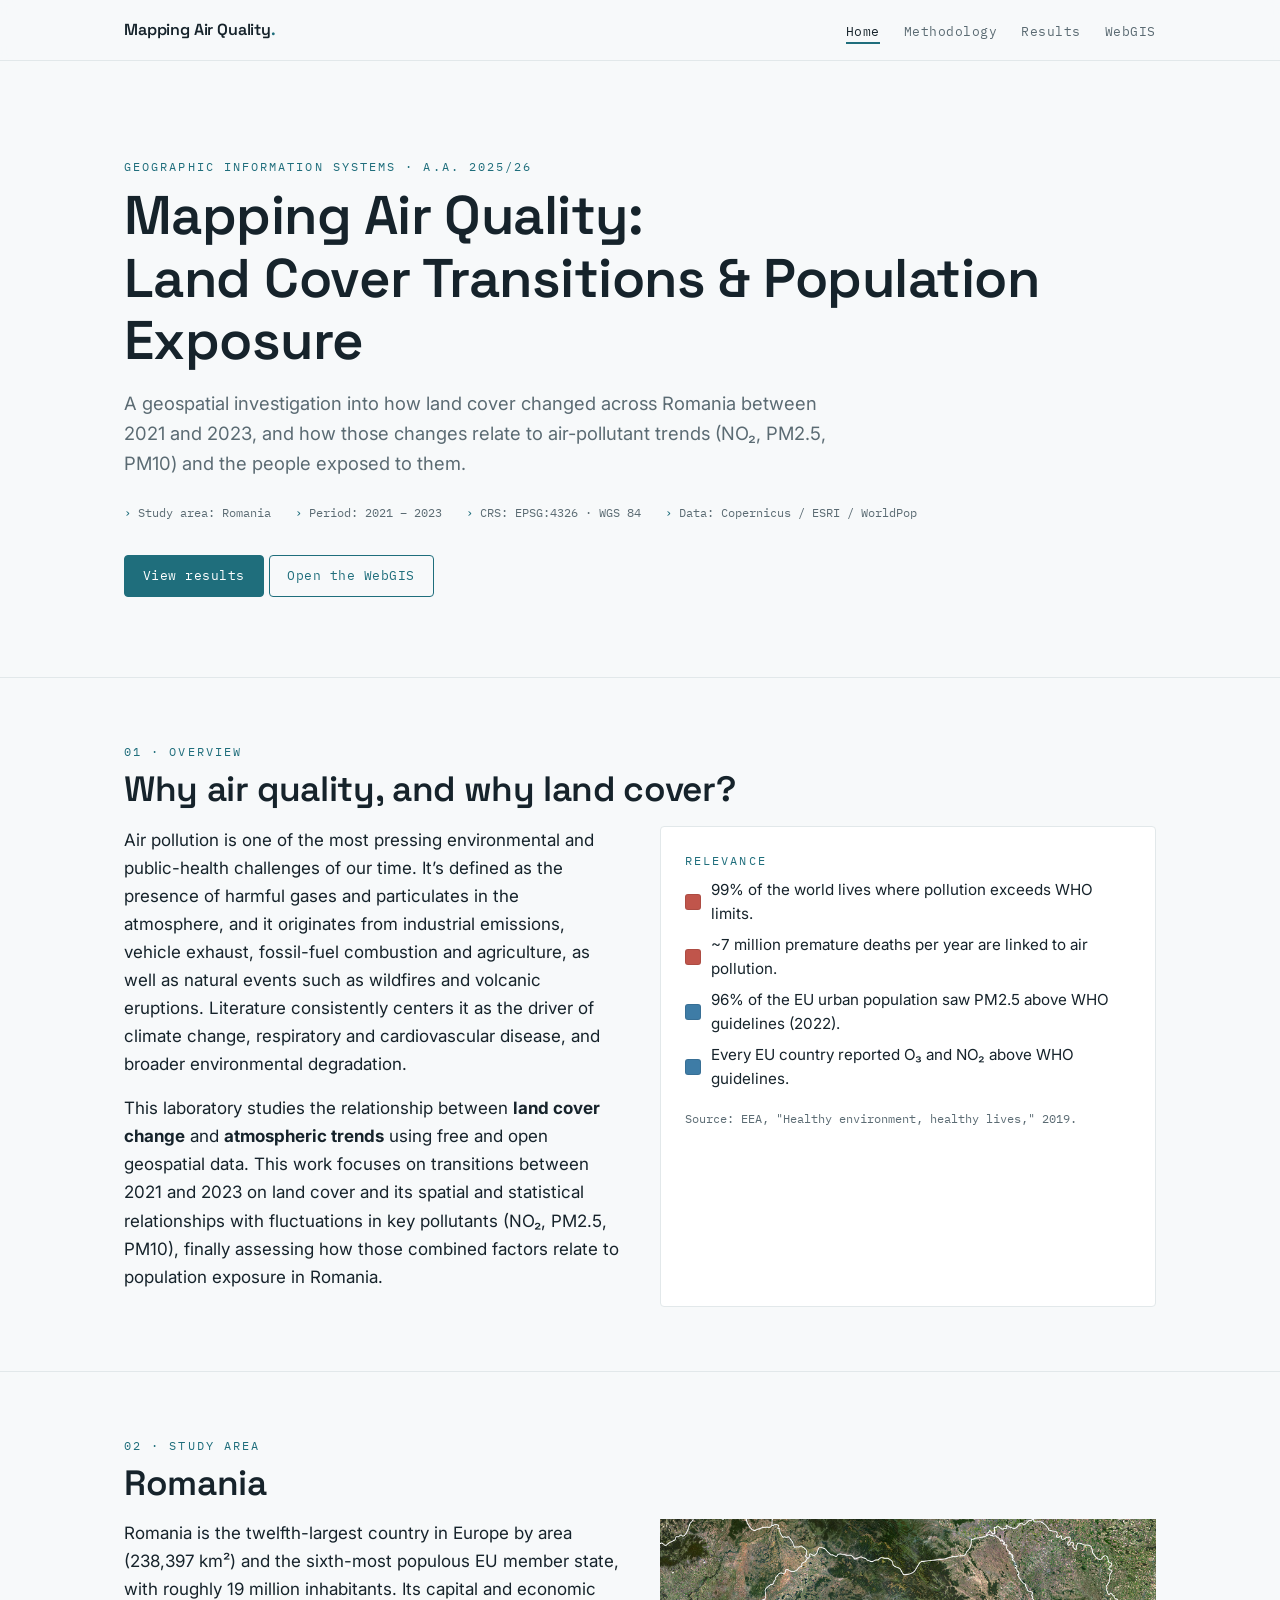
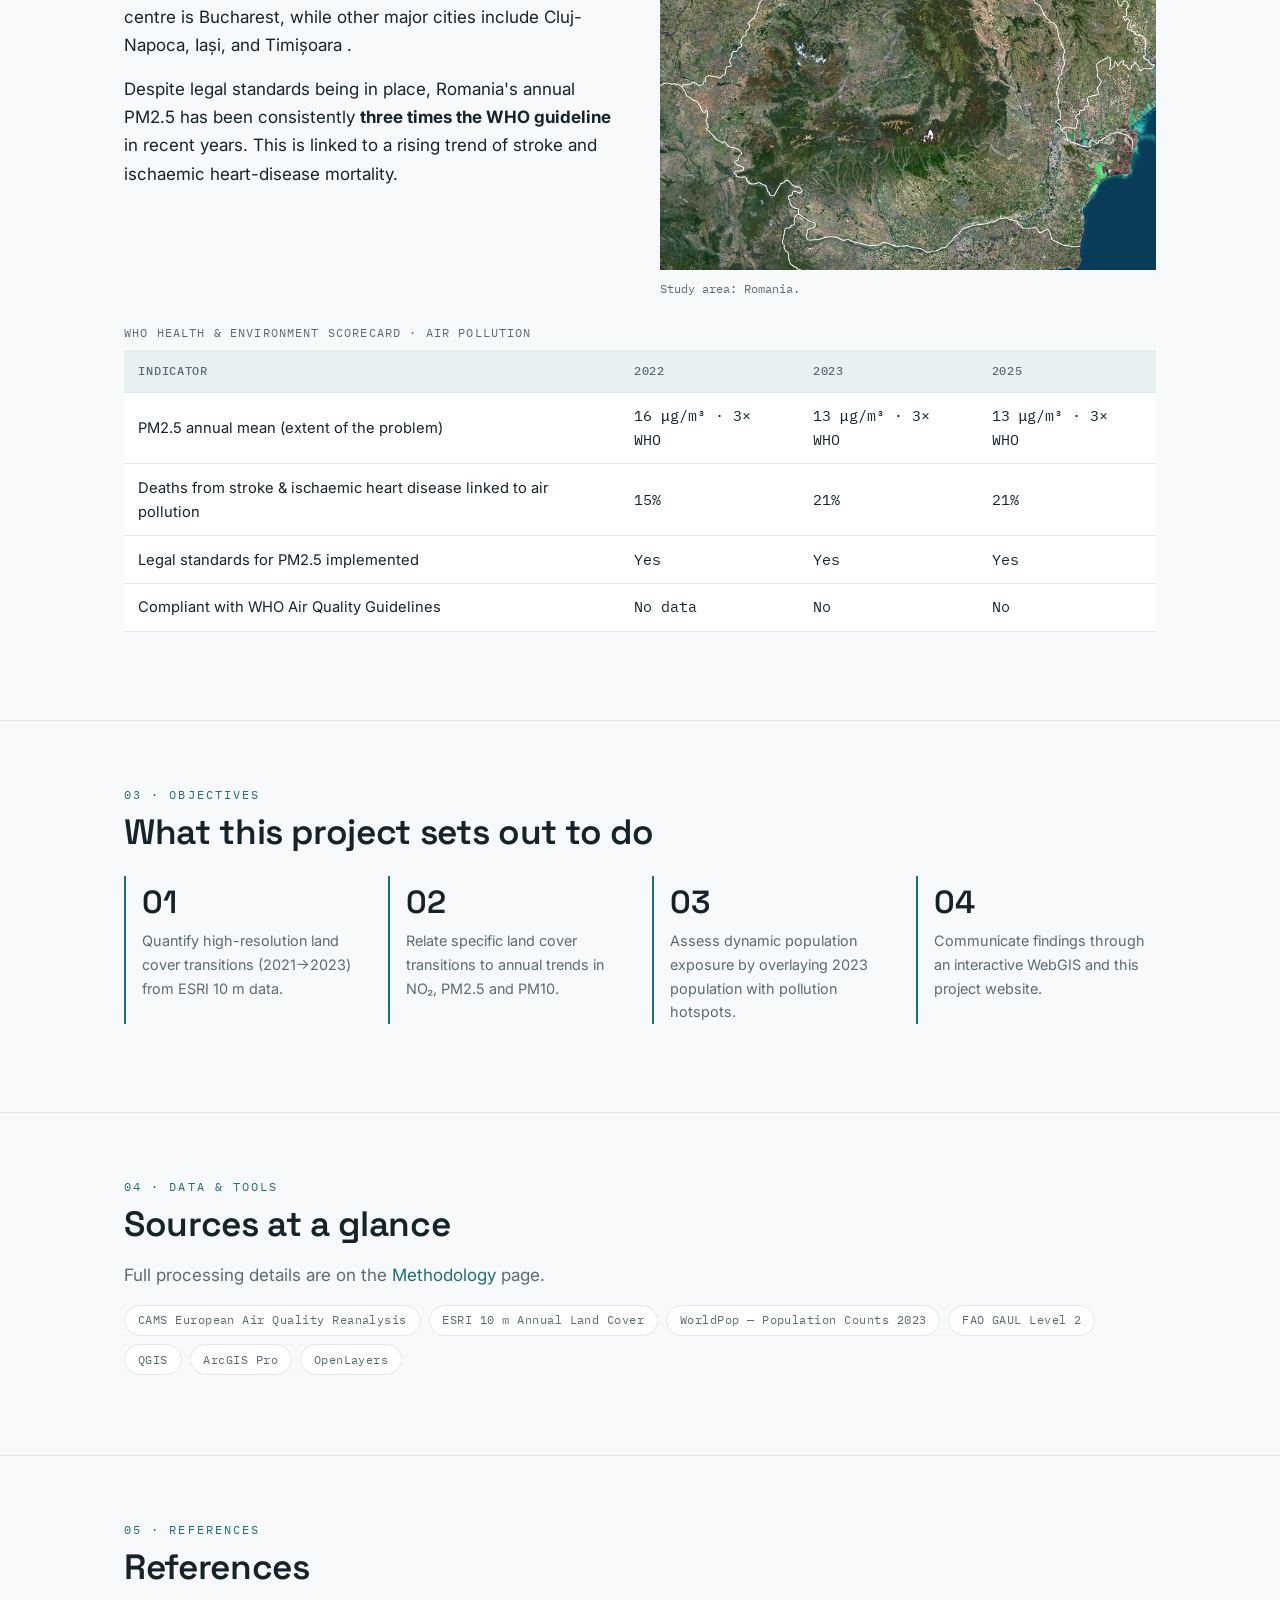
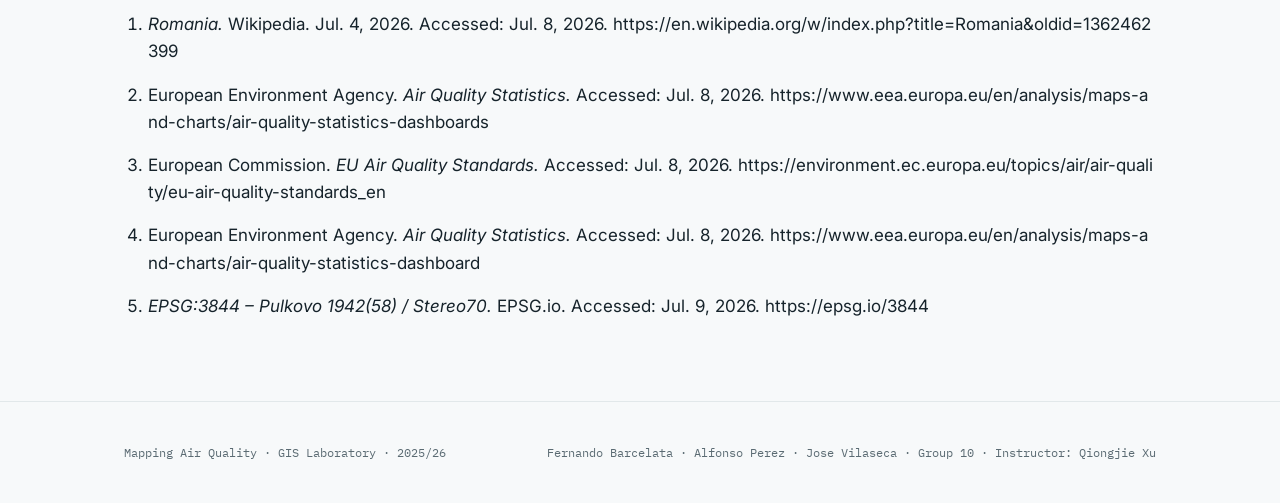
<file: index.html>
<!DOCTYPE html>
<html lang="en">

<head>
  <meta charset="UTF-8" />
  <meta name="viewport" content="width=device-width, initial-scale=1.0" />
  <title>Mapping Air Quality · Romania · GIS Lab 2025/26</title>
  <meta name="description"
    content="Land cover transitions and population exposure to air pollution in Romania, 2021–2023. A GIS laboratory project." />

  <!-- Fonts -->
  <link rel="preconnect" href="https://fonts.googleapis.com" />
  <link rel="preconnect" href="https://fonts.gstatic.com" crossorigin />
  <link
    href="https://fonts.googleapis.com/css2?family=Space+Grotesk:wght@500;600;700&family=Inter:wght@400;500&family=IBM+Plex+Mono:wght@400;500&display=swap"
    rel="stylesheet" />

  <link rel="stylesheet" href="css/style.css" />
</head>

<body>

  <!-- ===== HEADER (duplicated on every page — keep in sync) ===== -->
  <header class="site-header">
    <nav class="nav">
      <a class="brand" href="index.html">Mapping&nbsp;Air&nbsp;Quality<span>.</span></a>
      <button class="nav-toggle" aria-label="Toggle menu" aria-expanded="false">MENU</button>
      <ul class="nav-links">
        <li><a href="index.html" class="active">Home</a></li>
        <li><a href="methodology.html">Methodology</a></li>
        <li><a href="results.html">Results</a></li>
        <li><a href="webgis.html">WebGIS</a></li>
      </ul>
    </nav>
  </header>

  <!-- ===== HERO ===== -->
  <section class="hero">
    <div class="container">
      <span class="eyebrow">Geographic Information Systems · A.A. 2025/26</span>
      <h1>Mapping Air Quality:<br />Land Cover Transitions &amp; Population Exposure</h1>
      <p class="lede">A geospatial investigation into how land cover changed across Romania
        between 2021 and 2023, and how those changes relate to air-pollutant trends
        (NO₂, PM2.5, PM10) and the people exposed to them.</p>
      <div class="hero-meta">
        <span>Study area: Romania</span>
        <span>Period: 2021 – 2023</span>
        <span>CRS: EPSG:4326 · WGS 84</span>
        <span>Data: Copernicus / ESRI / WorldPop</span>
      </div>
      <p style="margin-top:2rem;">
        <a class="btn" href="results.html">View results</a>
        <a class="btn ghost" href="webgis.html">Open the WebGIS</a>
      </p>
    </div>
  </section>

  <!-- ===== OVERVIEW ===== -->
  <section class="section" id="overview">
    <div class="container">
      <span class="eyebrow">01 · Overview</span>
      <h2>Why air quality, and why land cover?</h2>
      <div class="grid-2">
        <div>
          <p>Air pollution is one of the most pressing environmental and public-health challenges of our time.
            It’s defined as the presence of harmful gases and particulates in the atmosphere,
            and it originates from industrial emissions, vehicle exhaust, fossil-fuel combustion
            and agriculture, as well as natural events such as wildfires and volcanic eruptions.
            Literature consistently centers it as the driver of climate change, respiratory and
            cardiovascular disease, and broader environmental degradation.</p>
          <p>
            This laboratory studies the relationship between <b>land cover change</b> and
            <b>atmospheric trends</b> using free and open geospatial data. This work focuses on
            transitions between 2021 and 2023 on land cover and its spatial and statistical relationships
            with fluctuations in key pollutants (NO₂, PM2.5, PM10), finally assessing how those combined
            factors relate to population exposure in Romania.
          </p>
        </div>
        <div class="card">
          <span class="eyebrow">Relevance</span>
          <ul class="legend-list" style="font-size:.95rem;line-height:1.6;">
            <li><span class="swatch" style="background:var(--increase)"></span> 99% of the world lives where pollution
              exceeds WHO limits.</li>
            <li><span class="swatch" style="background:var(--increase)"></span> ~7 million premature deaths per year are
              linked to air pollution.</li>
            <li><span class="swatch" style="background:var(--decrease)"></span> 96% of the EU urban population saw PM2.5
              above WHO guidelines (2022).</li>
            <li><span class="swatch" style="background:var(--decrease)"></span> Every EU country reported O₃ and NO₂
              above WHO guidelines.</li>
          </ul>
          <p style="font-size:.78rem;color:var(--muted);margin-top:1rem;font-family:var(--font-mono);">Source: EEA,
            "Healthy environment, healthy lives," 2019.</p>
        </div>
      </div>
    </div>
  </section>

  <!-- ===== STUDY AREA ===== -->
  <section class="section" id="study-area">
    <div class="container">
      <span class="eyebrow">02 · Study area</span>
      <h2>Romania</h2>
      <div class="grid-2">
        <div>
          <p>Romania is the twelfth-largest country in Europe by area (238,397&nbsp;km²) and the
            sixth-most populous EU member state, with roughly 19&nbsp;million inhabitants. Its capital
            and economic centre is Bucharest, while other major cities include Cluj-Napoca, Iași,
            and Timișoara .</p>
          <p>Despite legal standards being in place, Romania's annual PM2.5 has been consistently
            <b>three times the WHO guideline</b> in recent years. This is linked to a rising trend of stroke
            and ischaemic heart-disease mortality.
          </p>
        </div>

        <figure class="figure" style="margin-top: 0; margin-bottom: 0;">
          <img src="images/romania_map.jpg" alt="Study area map of Romania">
          <figcaption>Study area: Romania.</figcaption>
        </figure>
      </div>

      <!-- WHO scorecard table -->
      <div class="table-wrap">
        <table>
          <caption>WHO Health &amp; Environment Scorecard · Air Pollution</caption>
          <thead>
            <tr>
              <th>Indicator</th>
              <th class="num">2022</th>
              <th class="num">2023</th>
              <th class="num">2025</th>
            </tr>
          </thead>
          <tbody>
            <tr>
              <td>PM2.5 annual mean (extent of the problem)</td>
              <td class="num">16 μg/m³ · 3× WHO</td>
              <td class="num">13 μg/m³ · 3× WHO</td>
              <td class="num">13 μg/m³ · 3× WHO</td>
            </tr>
            <tr>
              <td>Deaths from stroke &amp; ischaemic heart disease linked to air pollution</td>
              <td class="num">15%</td>
              <td class="num">21%</td>
              <td class="num">21%</td>
            </tr>
            <tr>
              <td>Legal standards for PM2.5 implemented</td>
              <td class="num">Yes</td>
              <td class="num">Yes</td>
              <td class="num">Yes</td>
            </tr>
            <tr>
              <td>Compliant with WHO Air Quality Guidelines</td>
              <td class="num">No data</td>
              <td class="num">No</td>
              <td class="num">No</td>
            </tr>
          </tbody>
        </table>
      </div>
    </div>
  </section>

  <!-- ===== OBJECTIVES ===== -->
  <section class="section" id="objectives">
    <div class="container">
      <span class="eyebrow">03 · Objectives</span>
      <h2>What this project sets out to do</h2>
      <div class="stats">
        <div class="stat">
          <div class="num">01</div>
          <div class="lbl">Quantify high-resolution land cover transitions (2021→2023) from ESRI 10&nbsp;m data.</div>
        </div>
        <div class="stat">
          <div class="num">02</div>
          <div class="lbl">Relate specific land cover transitions to annual trends in NO₂, PM2.5 and PM10.</div>
        </div>
        <div class="stat">
          <div class="num">03</div>
          <div class="lbl">Assess dynamic population exposure by overlaying 2023 population with pollution hotspots.
          </div>
        </div>
        <div class="stat">
          <div class="num">04</div>
          <div class="lbl">Communicate findings through an interactive WebGIS and this project website.</div>
        </div>
      </div>
    </div>
  </section>

  <!-- ===== DATA & TOOLS at a glance ===== -->
  <section class="section" id="data">
    <div class="container">
      <span class="eyebrow">04 · Data &amp; tools</span>
      <h2>Sources at a glance</h2>
      <p class="section-lede">Full processing details are on the
        <a href="methodology.html">Methodology</a> page.
      </p>
      <div class="pill-row">
        <span class="pill">CAMS European Air Quality Reanalysis</span>
        <span class="pill">ESRI 10 m Annual Land Cover</span>
        <span class="pill">WorldPop — Population Counts 2023</span>
        <span class="pill">FAO GAUL Level 2</span>
        <span class="pill">QGIS</span>
        <span class="pill">ArcGIS Pro</span>
        <span class="pill">OpenLayers</span>
      </div>
    </div>
  </section>

  <!-- ===== REFERENCES ===== -->
  <section class="section" id="references">
    <div class="container">
      <span class="eyebrow">05 · References</span>
      <h2>References</h2>

      <ol class="reference-list">
        <li>
          <em>Romania.</em> Wikipedia. Jul. 4, 2026. Accessed: Jul. 8, 2026.
          <a href="https://en.wikipedia.org/w/index.php?title=Romania&oldid=1362462399" target="_blank" rel="noopener">
            https://en.wikipedia.org/w/index.php?title=Romania&oldid=1362462399
          </a>
        </li>

        <li>
          European Environment Agency. <em>Air Quality Statistics.</em>
          Accessed: Jul. 8, 2026.
          <a href="https://www.eea.europa.eu/en/analysis/maps-and-charts/air-quality-statistics-dashboards"
            target="_blank" rel="noopener">
            https://www.eea.europa.eu/en/analysis/maps-and-charts/air-quality-statistics-dashboards
          </a>
        </li>

        <li>
          European Commission. <em>EU Air Quality Standards.</em>
          Accessed: Jul. 8, 2026.
          <a href="https://environment.ec.europa.eu/topics/air/air-quality/eu-air-quality-standards_en" target="_blank"
            rel="noopener">
            https://environment.ec.europa.eu/topics/air/air-quality/eu-air-quality-standards_en
          </a>
        </li>

        <li>
          European Environment Agency. <em>Air Quality Statistics.</em>
          Accessed: Jul. 8, 2026.
          <a href="https://www.eea.europa.eu/en/analysis/maps-and-charts/air-quality-statistics-dashboard"
            target="_blank" rel="noopener">
            https://www.eea.europa.eu/en/analysis/maps-and-charts/air-quality-statistics-dashboard
          </a>
        </li>

        <li>
          <em>EPSG:3844 – Pulkovo 1942(58) / Stereo70.</em> EPSG.io.
          Accessed: Jul. 9, 2026.
          <a href="https://epsg.io/3844" target="_blank" rel="noopener">
            https://epsg.io/3844
          </a>
        </li>
      </ol>
    </div>
  </section>

  <!-- ===== FOOTER (duplicated on every page) ===== -->
  <footer class="site-footer">
    <div class="container">
      <span>Mapping Air Quality · GIS Laboratory · 2025/26</span>
      <span>Fernando Barcelata · Alfonso Perez · Jose Vilaseca · Group 10 · Instructor: Qiongjie&nbsp;Xu</span>
    </div>
  </footer>

  <script src="js/main.js"></script>
</body>

</html>
</file>
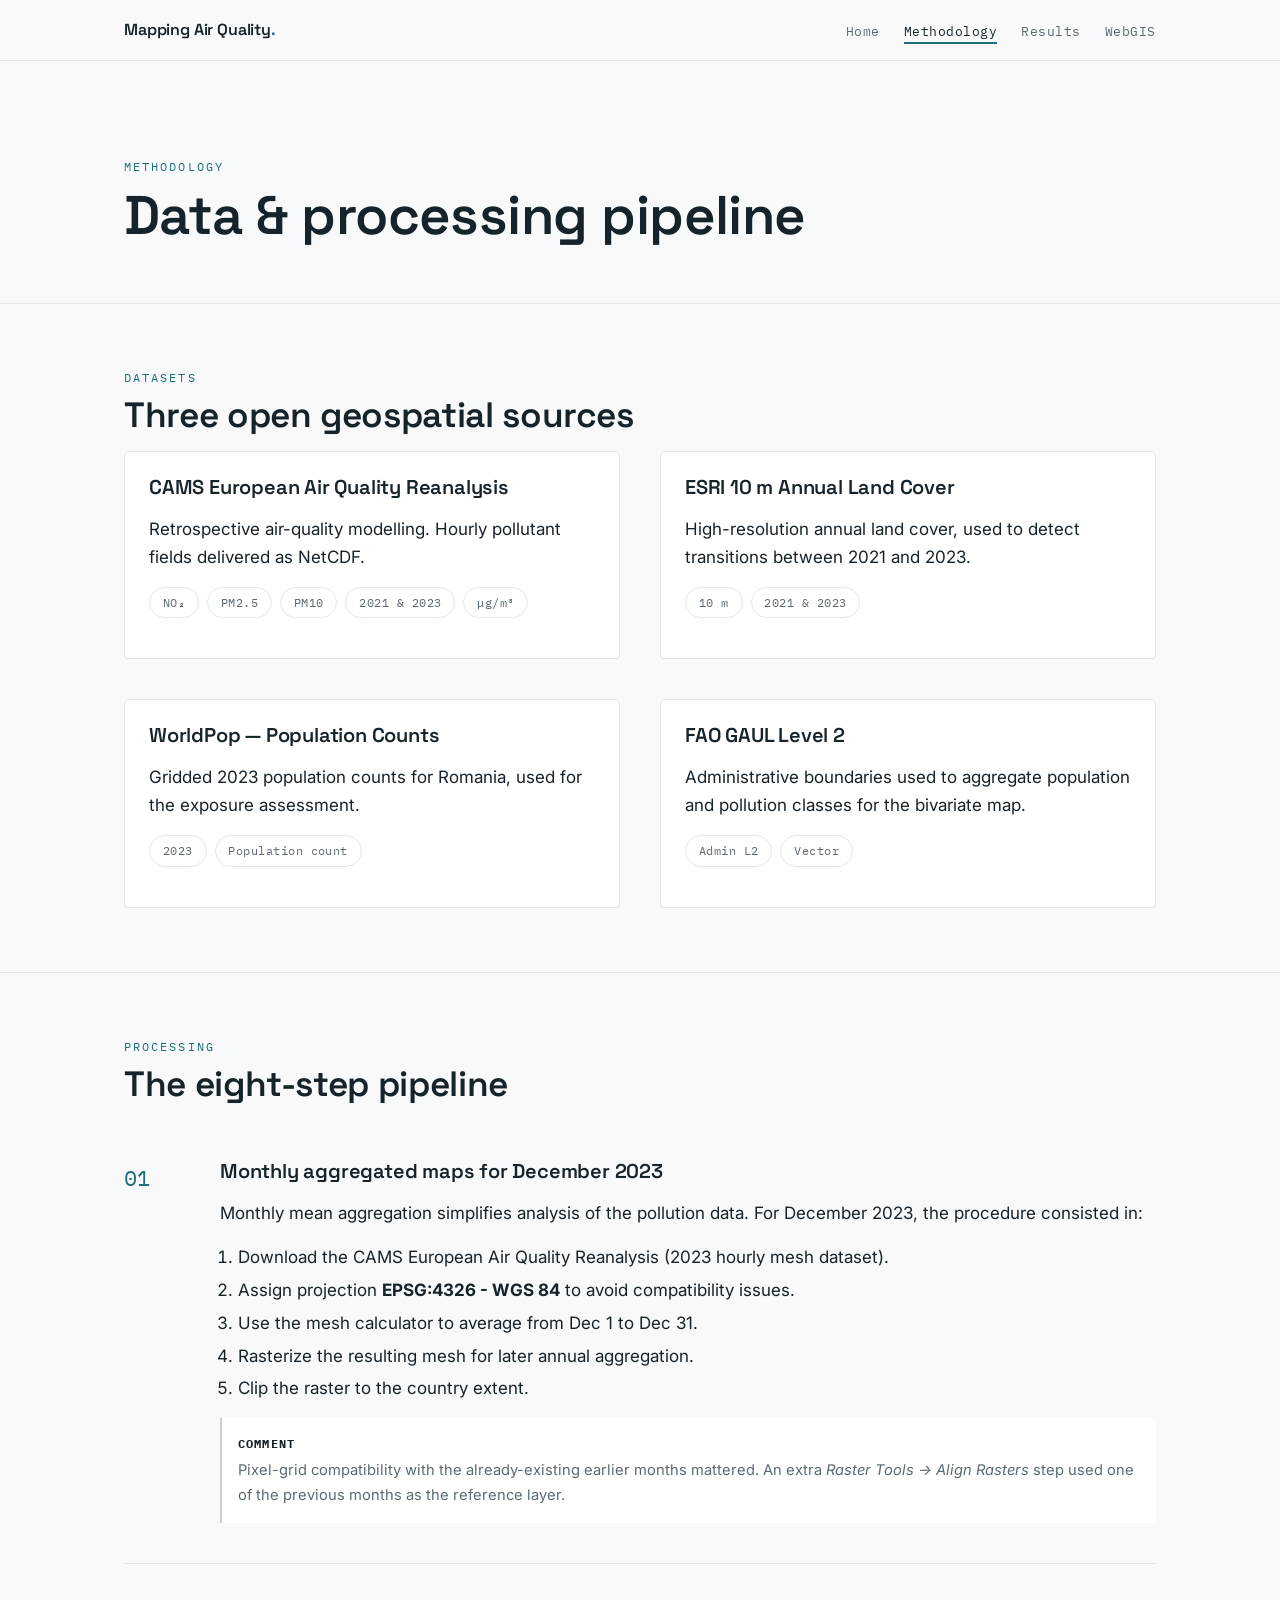
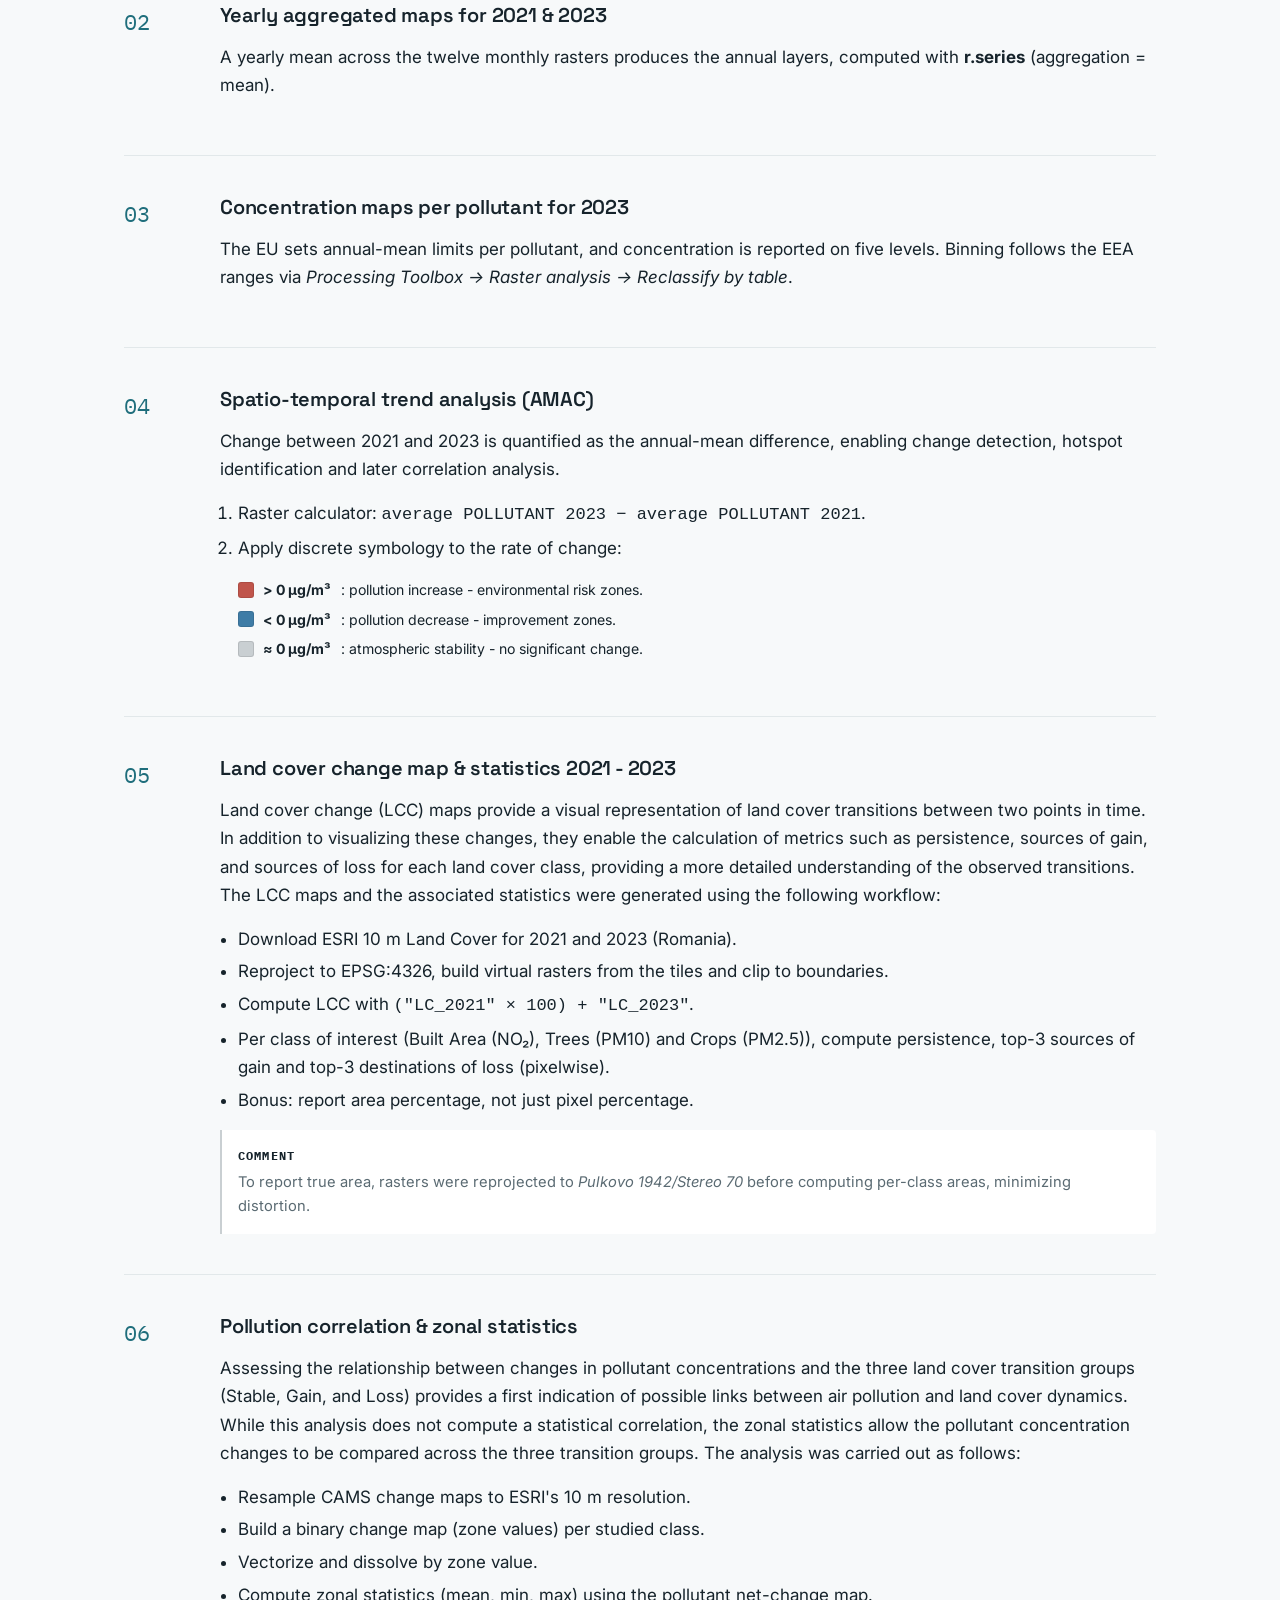
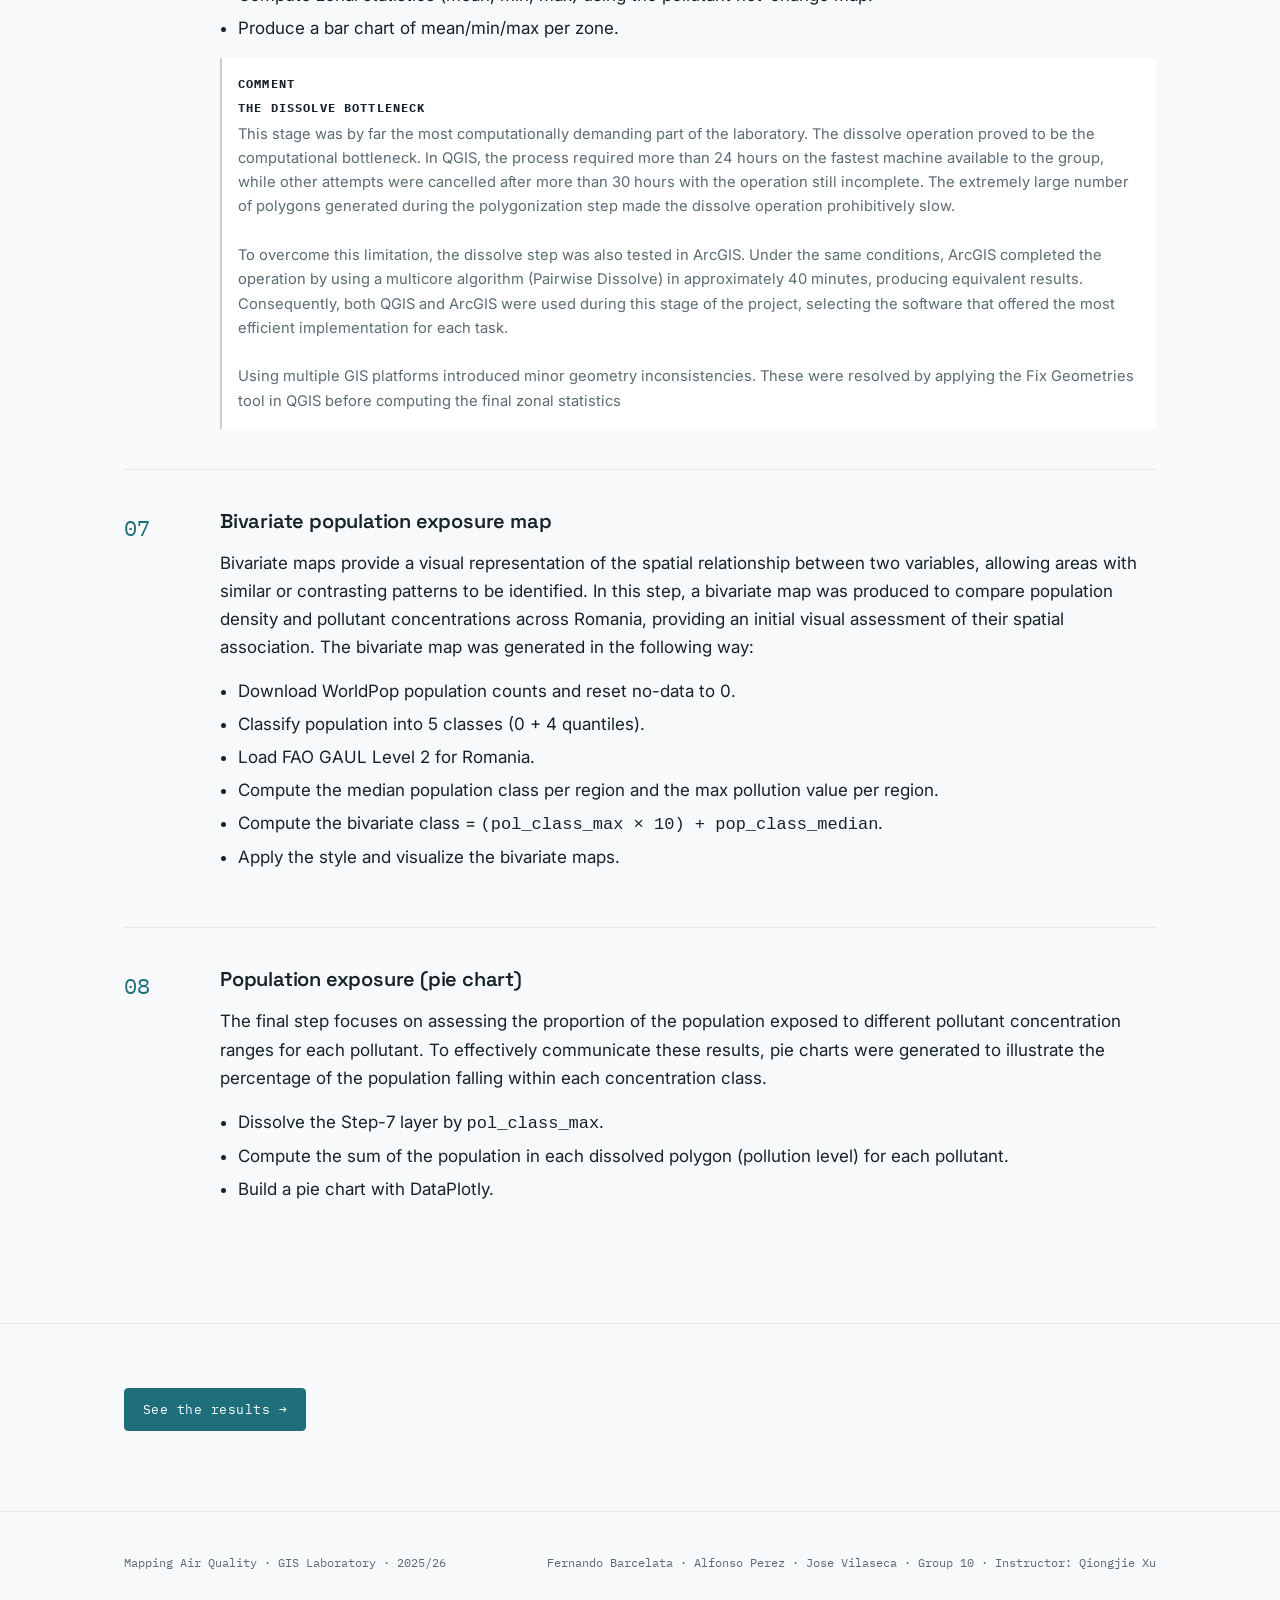
<file: methodology.html>
<!DOCTYPE html>
<html lang="en">

<head>
  <meta charset="UTF-8" />
  <meta name="viewport" content="width=device-width, initial-scale=1.0" />
  <title>Methodology · Mapping Air Quality</title>
  <meta name="description"
    content="Datasets, tools and the eight-step processing pipeline used to map air quality and land cover in Romania." />

  <link rel="preconnect" href="https://fonts.googleapis.com" />
  <link rel="preconnect" href="https://fonts.gstatic.com" crossorigin />
  <link
    href="https://fonts.googleapis.com/css2?family=Space+Grotesk:wght@500;600;700&family=Inter:wght@400;500&family=IBM+Plex+Mono:wght@400;500&display=swap"
    rel="stylesheet" />
  <link rel="stylesheet" href="css/style.css" />
</head>

<body>

  <header class="site-header">
    <nav class="nav">
      <a class="brand" href="index.html">Mapping&nbsp;Air&nbsp;Quality<span>.</span></a>
      <button class="nav-toggle" aria-label="Toggle menu" aria-expanded="false">MENU</button>
      <ul class="nav-links">
        <li><a href="index.html">Home</a></li>
        <li><a href="methodology.html" class="active">Methodology</a></li>
        <li><a href="results.html">Results</a></li>
        <li><a href="webgis.html">WebGIS</a></li>
      </ul>
    </nav>
  </header>

  <!-- ===== INTRO ===== -->
  <section class="hero" style="padding-bottom:2.5rem;">
    <div class="container">
      <span class="eyebrow">Methodology</span>
      <h1>Data &amp; processing pipeline</h1>
    </div>
  </section>

  <!-- ===== DATASETS ===== -->
  <section class="section" id="datasets">
    <div class="container">
      <span class="eyebrow">Datasets</span>
      <h2>Three open geospatial sources</h2>
      <div class="grid-2">
        <div class="card">
          <h3>CAMS European Air Quality Reanalysis</h3>
          <p>Retrospective air-quality modelling. Hourly pollutant fields delivered as NetCDF.</p>
          <div class="pill-row">
            <span class="pill">NO₂</span><span class="pill">PM2.5</span><span class="pill">PM10</span>
            <span class="pill">2021 &amp; 2023</span><span class="pill">μg/m³</span>
          </div>
        </div>
        <div class="card">
          <h3>ESRI 10 m Annual Land Cover</h3>
          <p>High-resolution annual land cover, used to detect
            transitions between 2021 and 2023.</p>
          <div class="pill-row"><span class="pill">10 m</span><span class="pill">2021 &amp; 2023</span></div>
        </div>
        <div class="card">
          <h3>WorldPop — Population Counts</h3>
          <p>Gridded 2023 population counts for Romania, used for the exposure assessment.</p>
          <div class="pill-row"><span class="pill">2023</span><span class="pill">Population count</span></div>
        </div>
        <div class="card">
          <h3>FAO GAUL Level 2</h3>
          <p>Administrative boundaries used to aggregate population and pollution classes for the
            bivariate map.</p>
          <div class="pill-row"><span class="pill">Admin L2</span><span class="pill">Vector</span></div>
        </div>
      </div>

    </div>
  </section>

  <!-- ===== STEPS ===== -->
  <section class="section" id="steps">
    <div class="container">
      <span class="eyebrow">Processing</span>
      <h2>The eight-step pipeline</h2>

      <!-- STEP 1 -->
      <div class="step" id="step-1">
        <div class="step-num">01</div>
        <div>
          <h3>Monthly aggregated maps for December 2023</h3>
          <p>Monthly mean aggregation simplifies analysis of the pollution data. For December 2023, the procedure
            consisted in:</p>
          <ol>
            <li>Download the CAMS European Air Quality Reanalysis (2023 hourly mesh dataset).</li>
            <li>Assign projection <b>EPSG:4326 - WGS 84</b> to avoid compatibility issues.</li>
            <li>Use the mesh calculator to average from Dec 1 to Dec 31.</li>
            <li>Rasterize the resulting mesh for later annual aggregation.</li>
            <li>Clip the raster to the country extent.</li>
          </ol>
          <div class="note">
            <b>Comment</b>
            Pixel-grid compatibility with the already-existing earlier months mattered. An extra
            <i>Raster Tools → Align Rasters</i> step used one of the previous months as the reference layer.
          </div>
        </div>
      </div>

      <!-- STEP 2 -->
      <div class="step" id="step-2">
        <div class="step-num">02</div>
        <div>
          <h3>Yearly aggregated maps for 2021 &amp; 2023</h3>
          <p>A yearly mean across the twelve monthly rasters produces the annual layers, computed with
            <b>r.series</b> (aggregation = mean).
          </p>
        </div>
      </div>

      <!-- STEP 3 -->
      <div class="step" id="step-3">
        <div class="step-num">03</div>
        <div>
          <h3>Concentration maps per pollutant for 2023</h3>
          <p>The EU sets annual-mean limits per pollutant, and concentration is reported on five levels.
            Binning follows the EEA ranges via
            <i>Processing Toolbox → Raster analysis → Reclassify by table</i>.
          </p>
        </div>
      </div>

      <!-- STEP 4 -->
      <div class="step" id="step-4">
        <div class="step-num">04</div>
        <div>
          <h3>Spatio-temporal trend analysis (AMAC)</h3>
          <p>Change between 2021 and 2023 is quantified as the annual-mean difference, enabling change
            detection, hotspot identification and later correlation analysis.</p>
          <ol>
            <li>Raster calculator: <code>average&nbsp;POLLUTANT&nbsp;2023 − average&nbsp;POLLUTANT&nbsp;2021</code>.
            </li>
            <li>Apply discrete symbology to the rate of change:</li>
          </ol>
          <ul class="legend-list" style="margin-left:1.1rem;">
            <li><span class="swatch" style="background:var(--increase)"></span> <b>&gt; 0 μg/m³</b> : pollution increase
              - environmental risk zones.</li>
            <li><span class="swatch" style="background:var(--decrease)"></span> <b>&lt; 0 μg/m³</b> : pollution decrease
              - improvement zones.</li>
            <li><span class="swatch" style="background:var(--neutral)"></span> <b>≈ 0 μg/m³</b> : atmospheric stability
              - no significant change.</li>
          </ul>
          
        </div>
      </div>

      <!-- STEP 5 -->
      <div class="step" id="step-5">
        <div class="step-num">05</div>
        <div>
          <h3>Land cover change map &amp; statistics 2021 - 2023</h3>
          <p>Land cover change (LCC) maps provide a visual representation of land cover transitions between two points
            in time. In addition to visualizing these changes, they enable the calculation of metrics such as
            persistence, sources of gain, and sources of loss for each land cover class, providing a more detailed
            understanding of the observed transitions.

            The LCC maps and the associated statistics were generated using the following workflow:
          </p>
          <ul>
            <li>Download ESRI 10 m Land Cover for 2021 and 2023 (Romania).</li>
            <li>Reproject to EPSG:4326, build virtual rasters from the tiles and clip to boundaries.</li>
            <li>Compute LCC with <code>("LC_2021" × 100) + "LC_2023"</code>.</li>
            <li>Per class of interest (Built Area (NO₂), Trees (PM10) and Crops (PM2.5)), compute
              persistence, top-3 sources of gain and top-3 destinations of loss (pixelwise).</li>
            <li>Bonus: report area percentage, not just pixel percentage.</li>
          </ul>
          <div class="note"><b>Comment</b> To report true area, rasters were reprojected to
            <i>Pulkovo 1942/Stereo 70</i> before computing per-class areas, minimizing distortion.
          </div>
        </div>
      </div>

      <!-- STEP 6 -->
      <div class="step" id="step-6">
        <div class="step-num">06</div>
        <div>
          <h3>Pollution correlation &amp; zonal statistics</h3>
          <p>Assessing the relationship between changes in pollutant concentrations and the three land cover transition
            groups (Stable, Gain, and Loss) provides a first indication of possible links between air pollution and land
            cover dynamics. While this analysis does not compute a statistical correlation, the zonal statistics allow
            the pollutant concentration changes to be compared across the three transition groups.

            The analysis was carried out as follows:
          </p>
          <ul>
            <li>Resample CAMS change maps to ESRI's 10 m resolution.</li>
            <li>Build a binary change map (zone values) per studied class.</li>
            <li>Vectorize and dissolve by zone value.</li>
            <li>Compute zonal statistics (mean, min, max) using the pollutant net-change map.</li>
            <li>Produce a bar chart of mean/min/max per zone.</li>
          </ul>
          <div class="note"><b>Comment</b>
            <b>the dissolve bottleneck</b>
            This stage was by far the most computationally demanding part of the laboratory. The dissolve operation
            proved to be the computational bottleneck. In QGIS, the process required more than 24 hours on the fastest
            machine available to the group, while other attempts were cancelled after more than 30 hours with the
            operation still incomplete. The extremely large number of polygons generated during the polygonization step
            made the dissolve operation prohibitively slow.<br><br>

            To overcome this limitation, the dissolve step was also tested in ArcGIS. Under the same conditions, ArcGIS
            completed the operation by using a multicore algorithm (Pairwise Dissolve) in approximately 40 minutes, producing equivalent results. Consequently, both QGIS
            and ArcGIS were used during this stage of the project, selecting the software that offered the most
            efficient implementation for each task.<br><br>

            Using multiple GIS platforms introduced minor geometry inconsistencies. These were resolved by applying the
            Fix Geometries tool in QGIS before computing the final zonal statistics
          </div>
        </div>
      </div>

      <!-- STEP 7 -->
      <div class="step" id="step-7">
        <div class="step-num">07</div>
        <div>
          <h3>Bivariate population exposure map</h3>
          <p>Bivariate maps provide a visual representation of the spatial relationship between two variables, allowing
            areas with similar or contrasting patterns to be identified. In this step, a bivariate map was produced to
            compare population density and pollutant concentrations across Romania, providing an initial visual
            assessment of their spatial association.

            The bivariate map was generated in the following way:
          </p>
          <ul>
            <li>Download WorldPop population counts and reset no-data to 0.</li>
            <li>Classify population into 5 classes (0 + 4 quantiles).</li>
            <li>Load FAO GAUL Level 2 for Romania.</li>
            <li>Compute the median population class per region and the max pollution value per region.</li>
            <li>Compute the bivariate class = <code>(pol_class_max × 10) + pop_class_median</code>.</li>
            <li>Apply the style and visualize the bivariate maps.</li>
          </ul>
        </div>
      </div>

      <!-- STEP 8 -->
      <div class="step" id="step-8">
        <div class="step-num">08</div>
        <div>
          <h3>Population exposure (pie chart)</h3>
          <p>The final step focuses on assessing the proportion of the population exposed to different pollutant
            concentration ranges for each pollutant. To effectively communicate these results, pie charts were generated
            to illustrate the percentage of the population falling within each concentration class.</p>
          <ul>
            <li>Dissolve the Step-7 layer by <code>pol_class_max</code>.</li>
            <li>Compute the sum of the population in each dissolved polygon (pollution level) for each pollutant.</li>
            <li>Build a pie chart with DataPlotly.</li>
          </ul>
        </div>
      </div>

    </div>
  </section>

  <section class="section">
    <div class="container">
      <p><a class="btn" href="results.html">See the results →</a></p>
    </div>
  </section>

  <footer class="site-footer">
    <div class="container">
      <span>Mapping Air Quality · GIS Laboratory · 2025/26</span>
      <span>Fernando Barcelata · Alfonso Perez · Jose Vilaseca · Group 10 · Instructor: Qiongjie&nbsp;Xu</span>
    </div>
  </footer>

  <script src="js/main.js"></script>
</body>

</html>
</file>
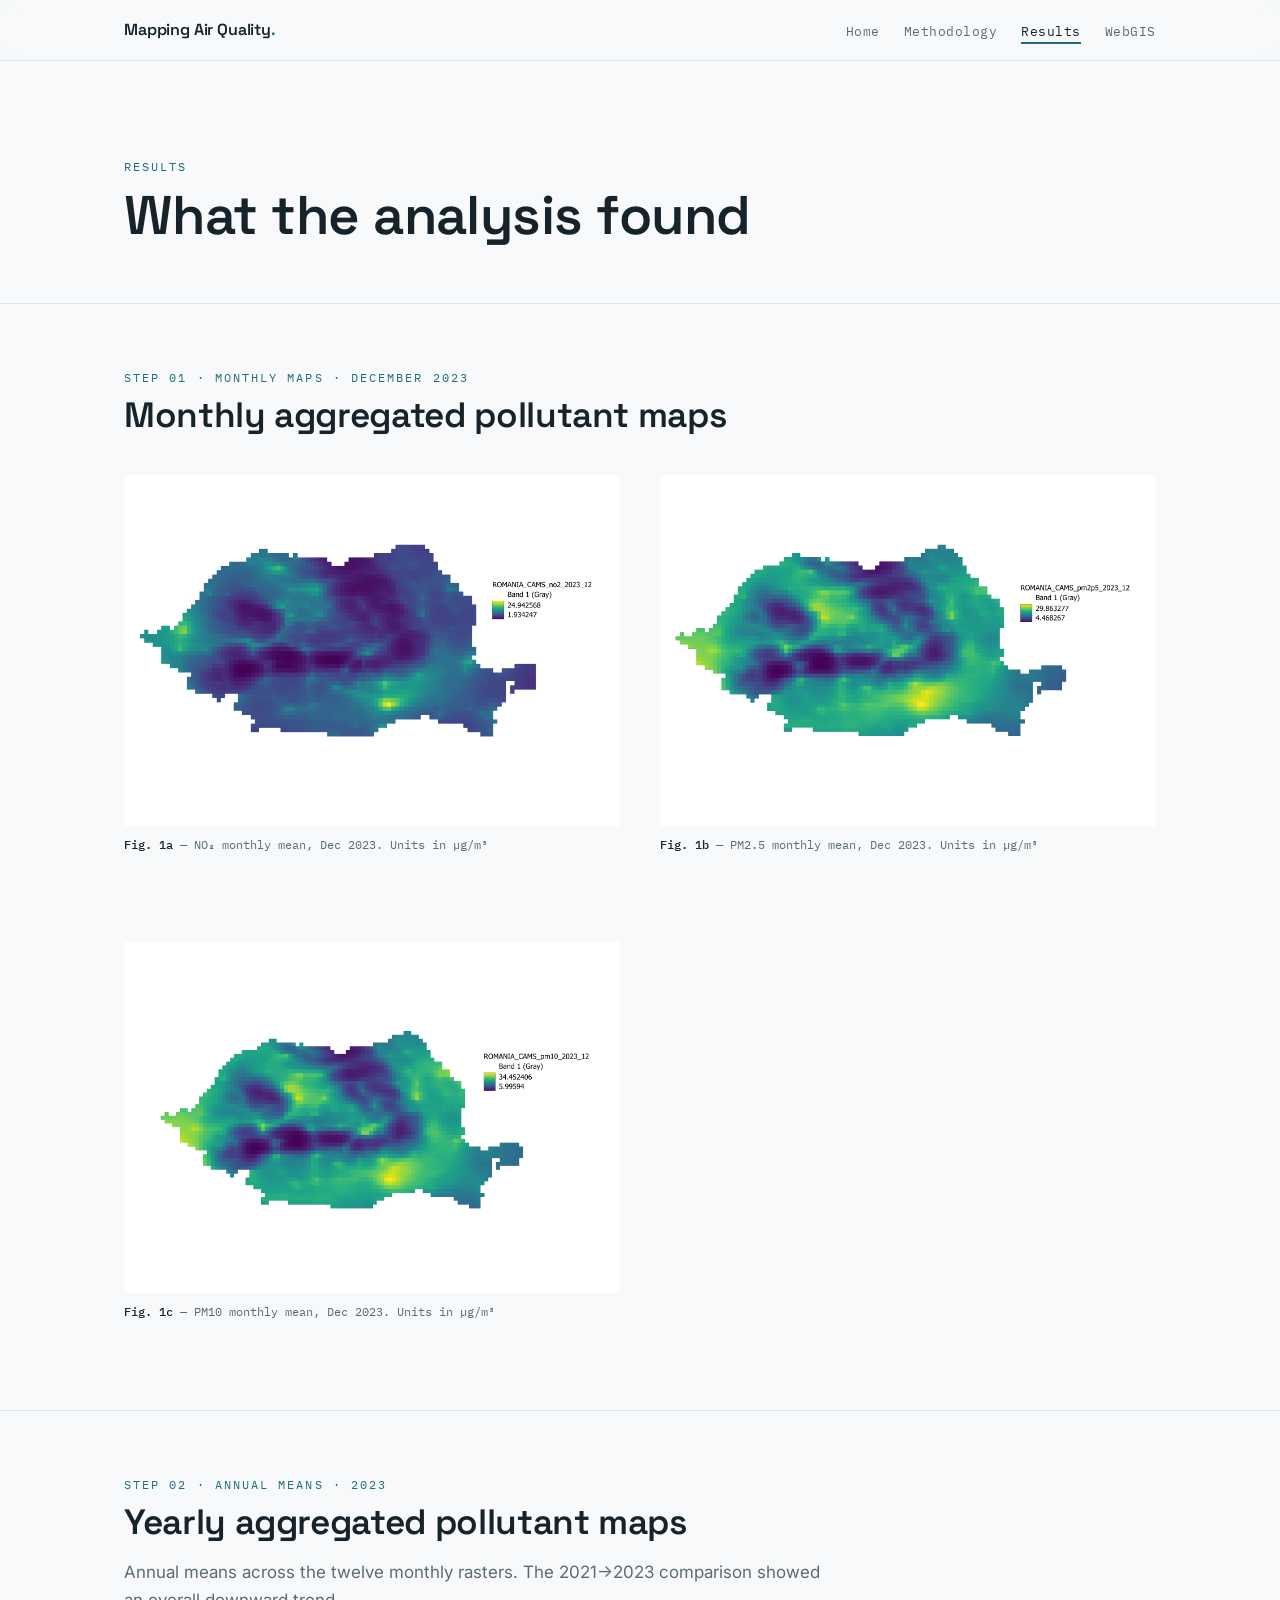
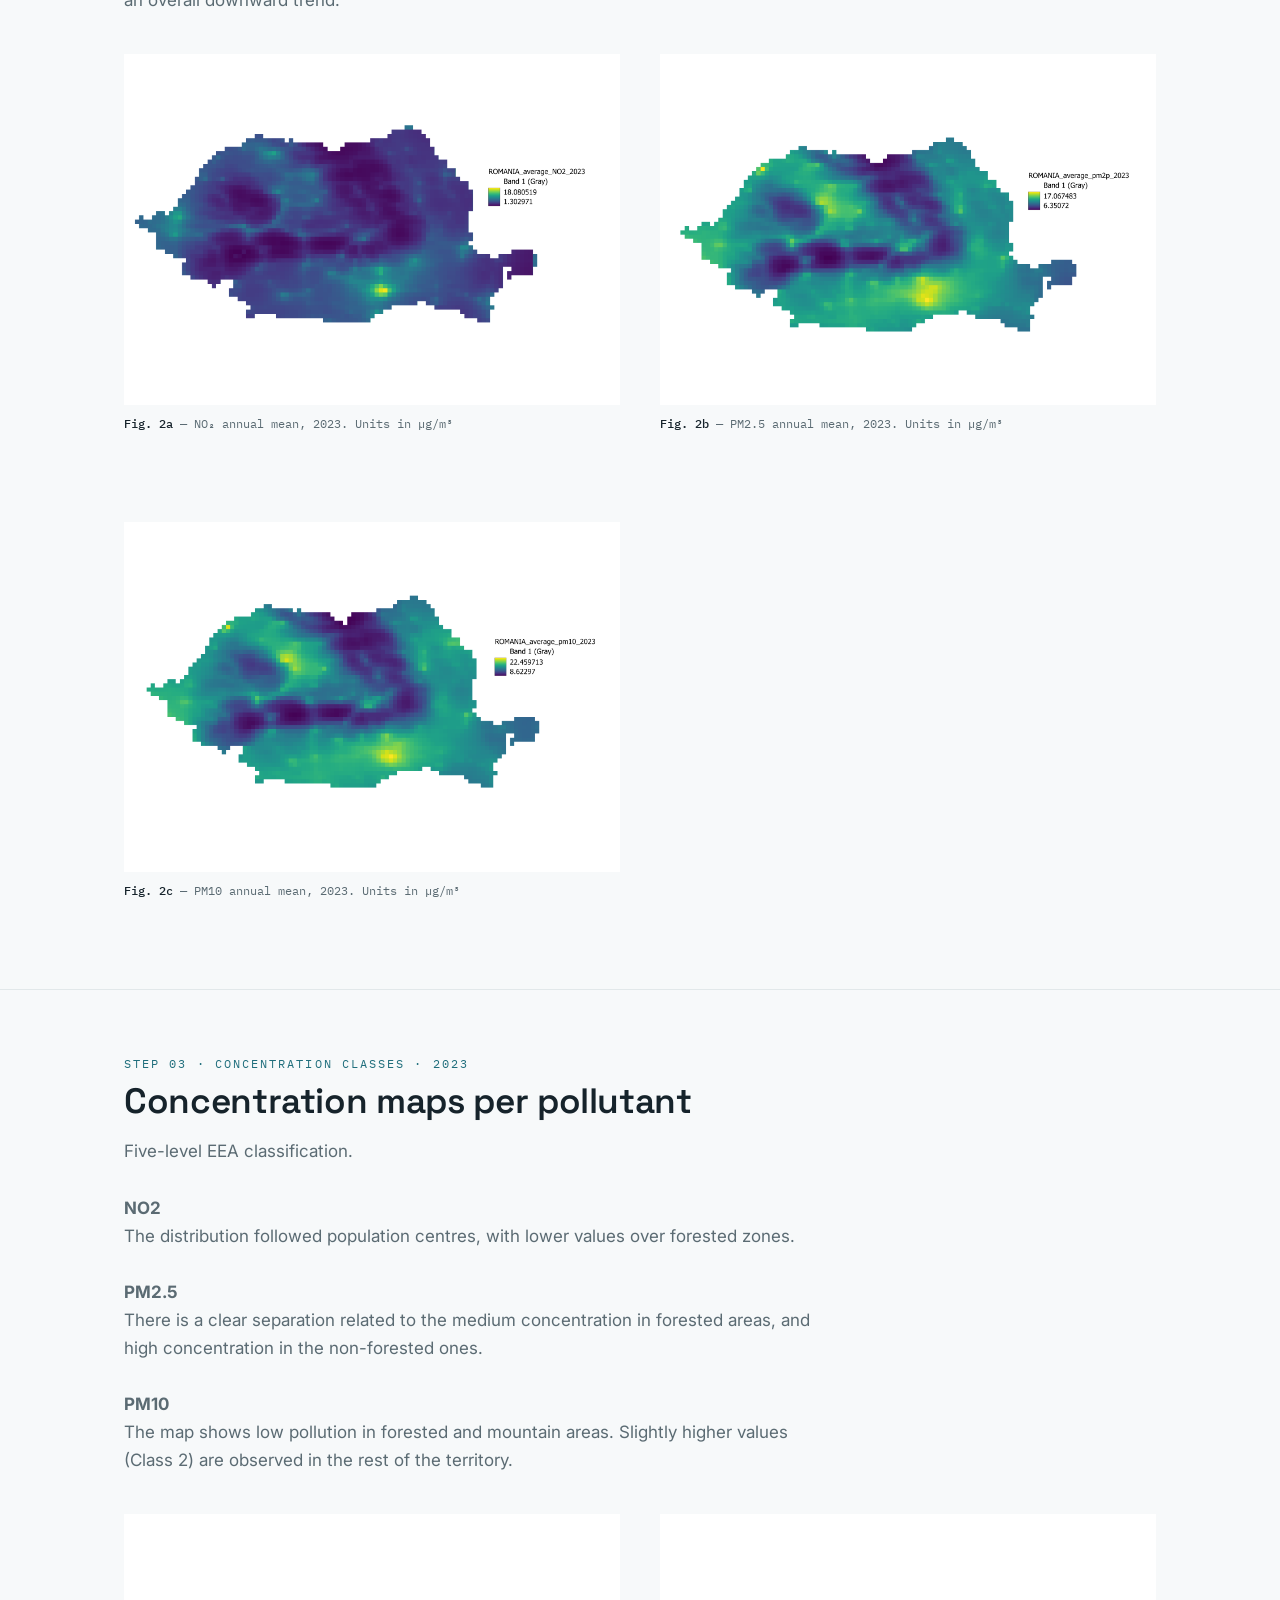
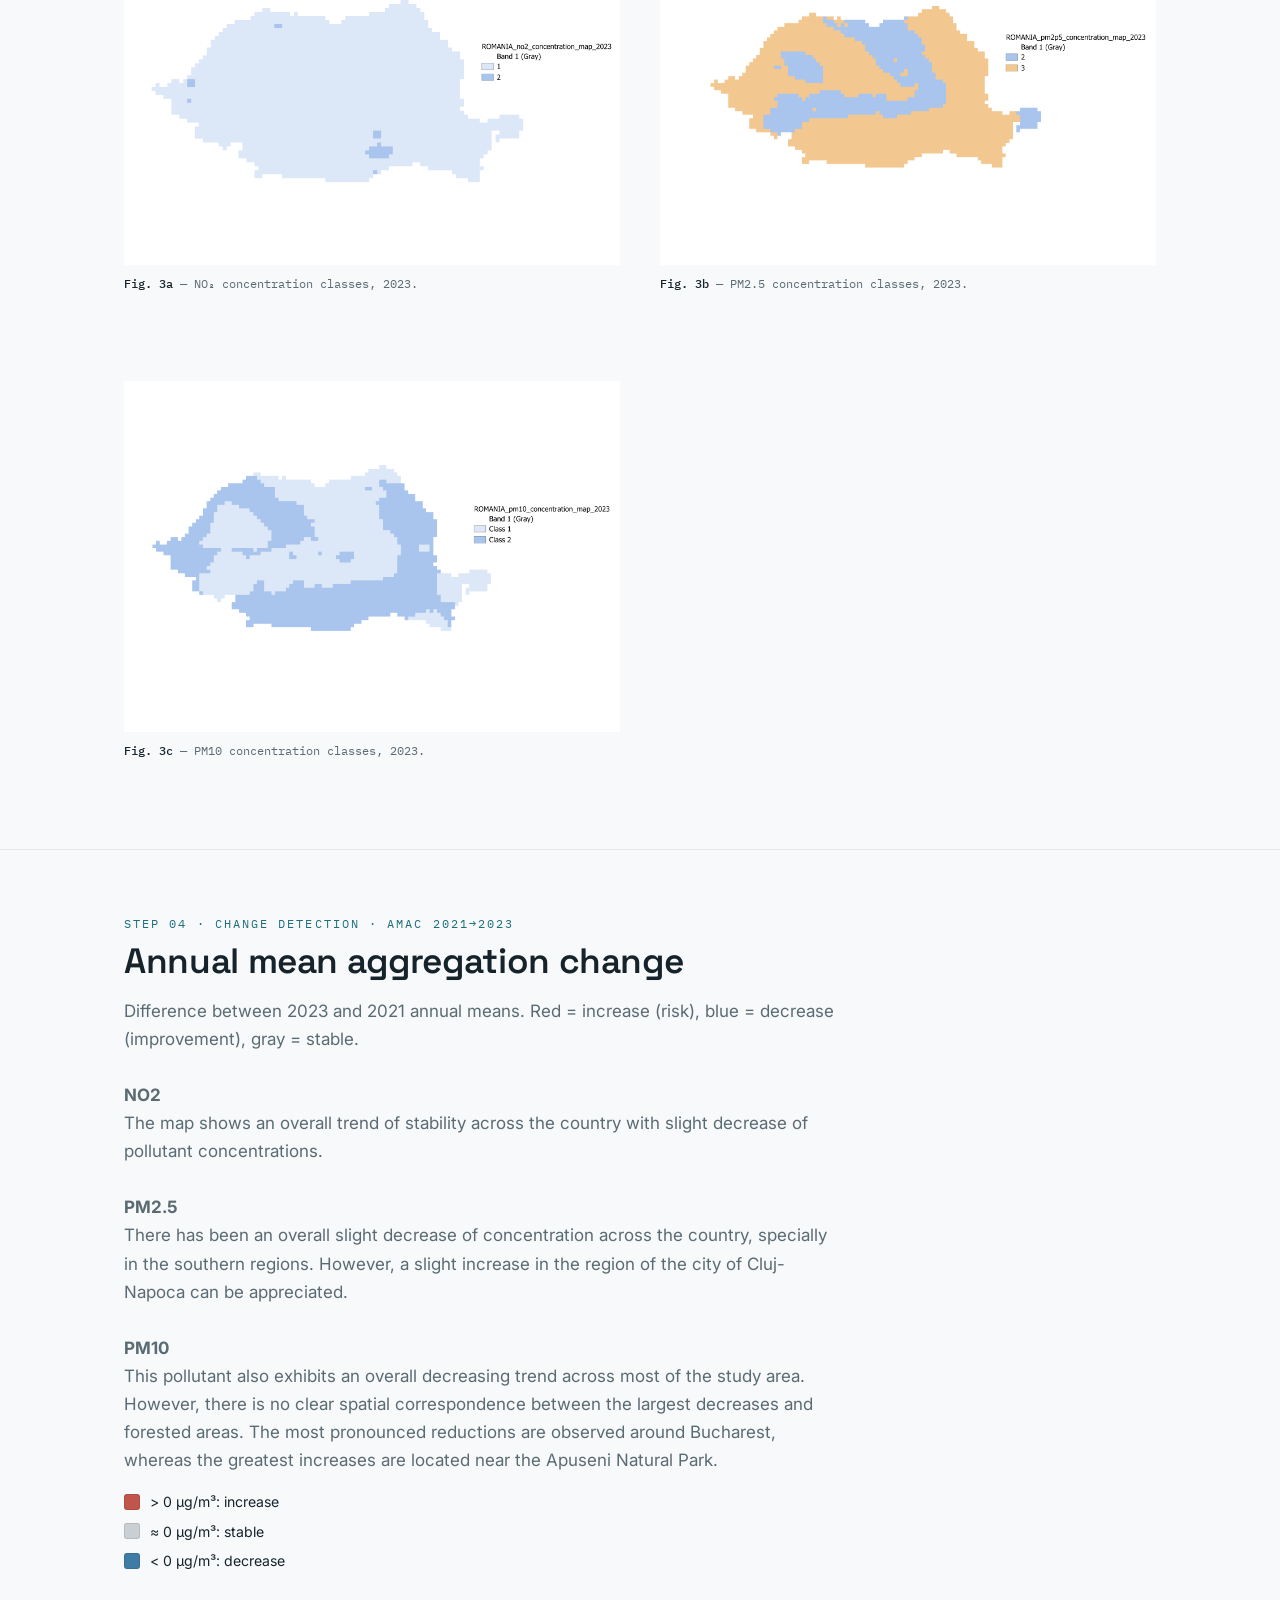
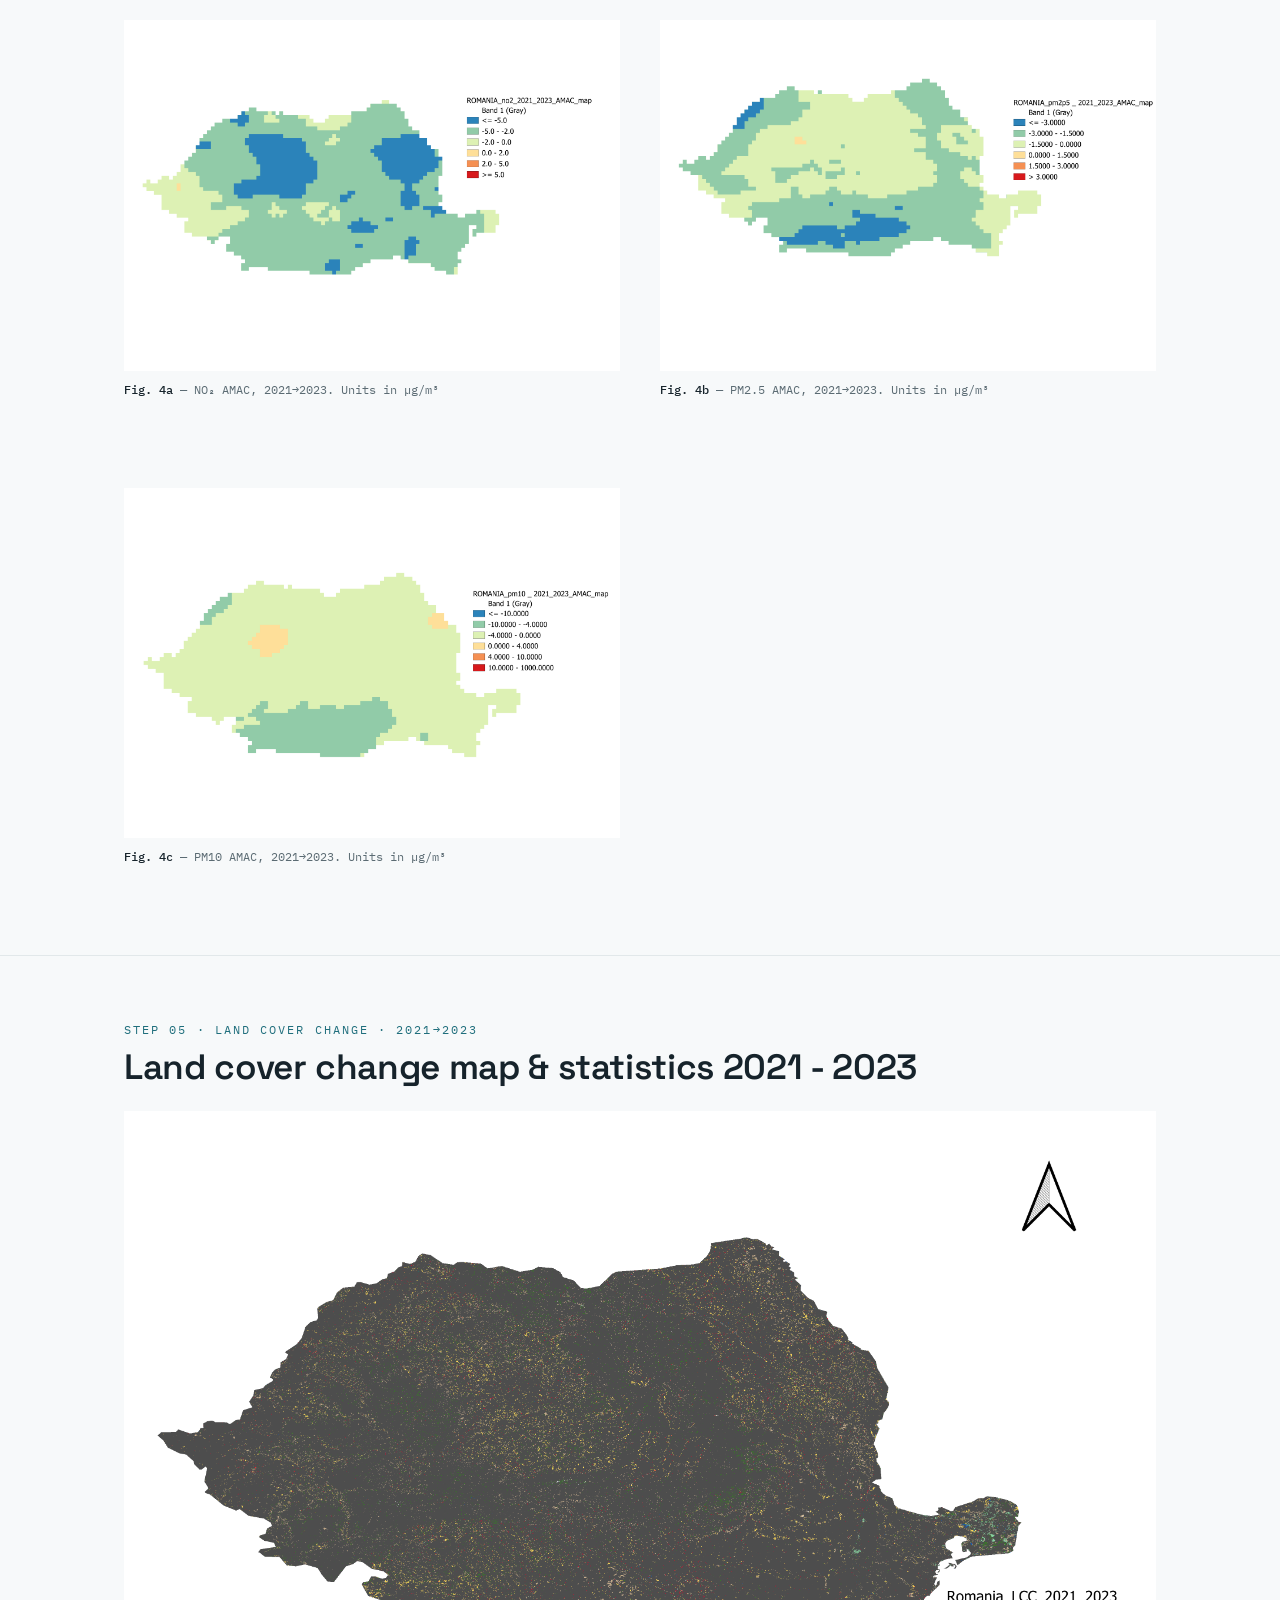
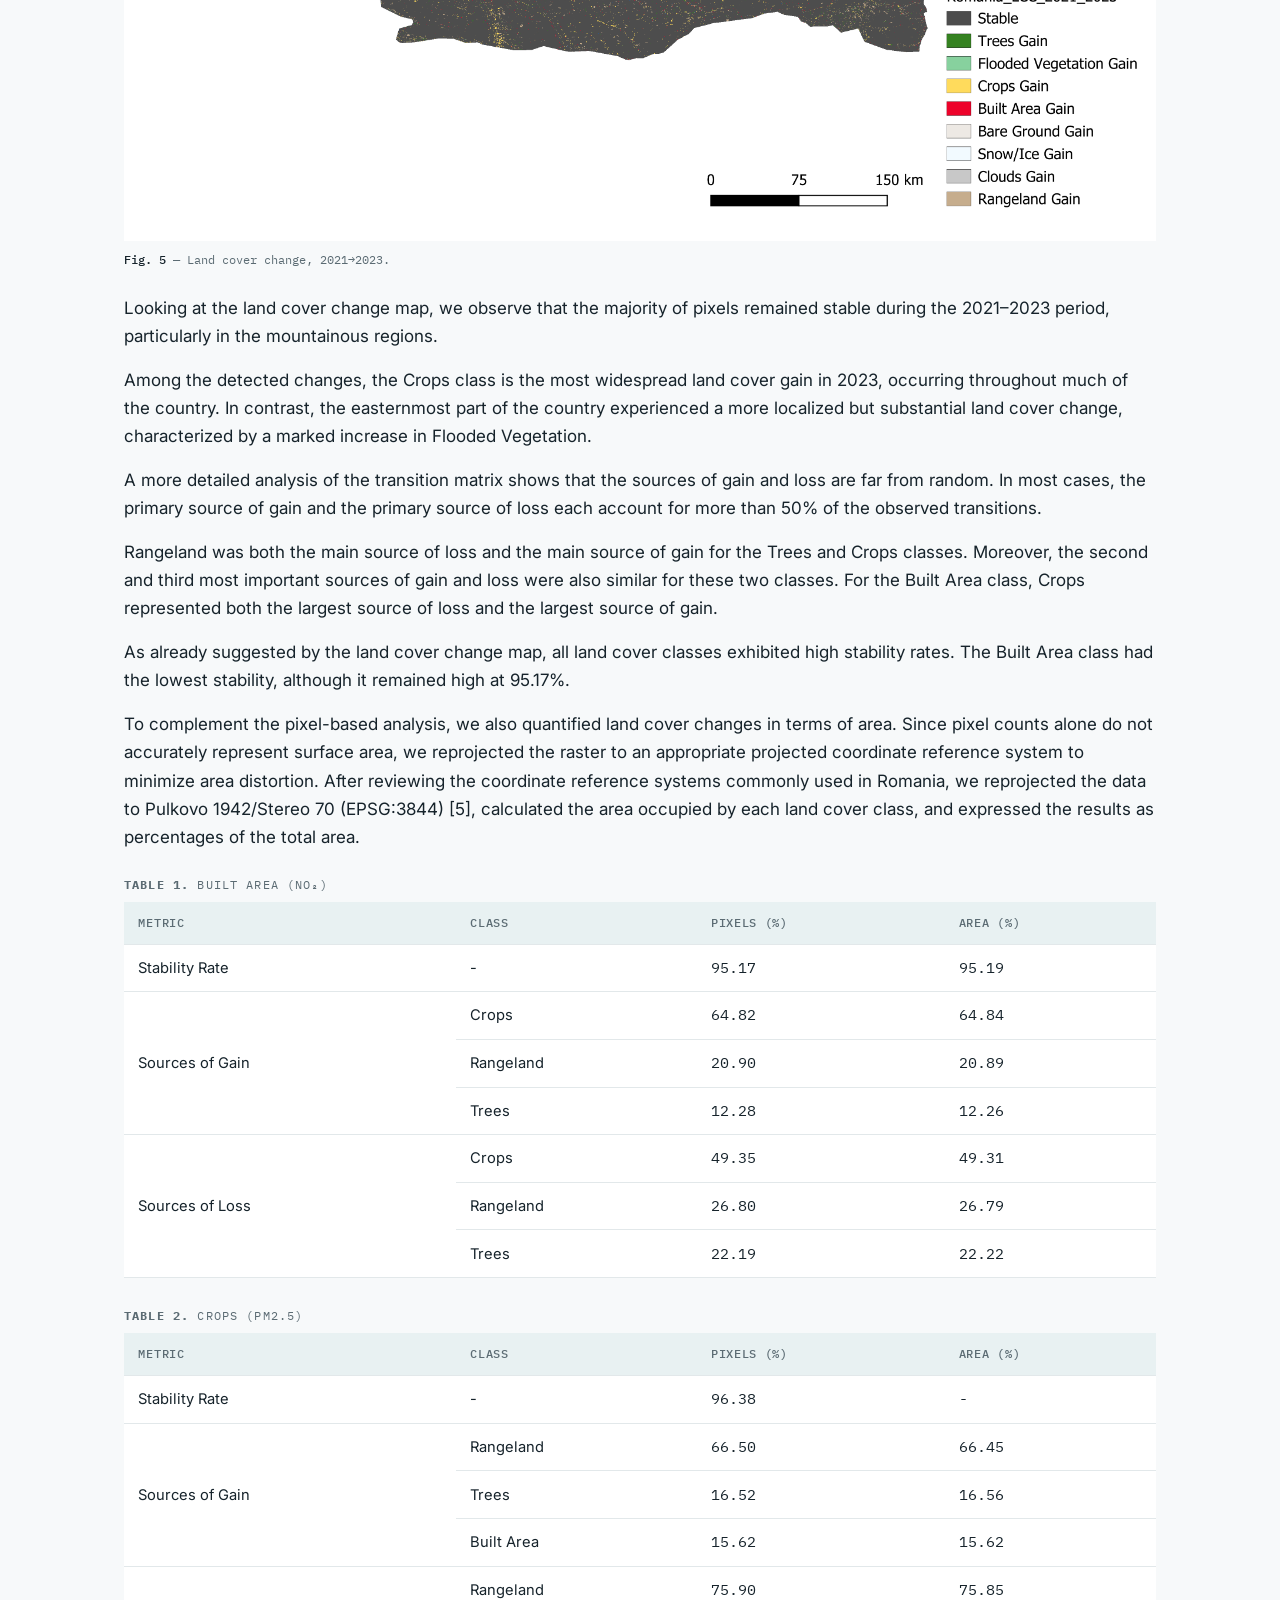
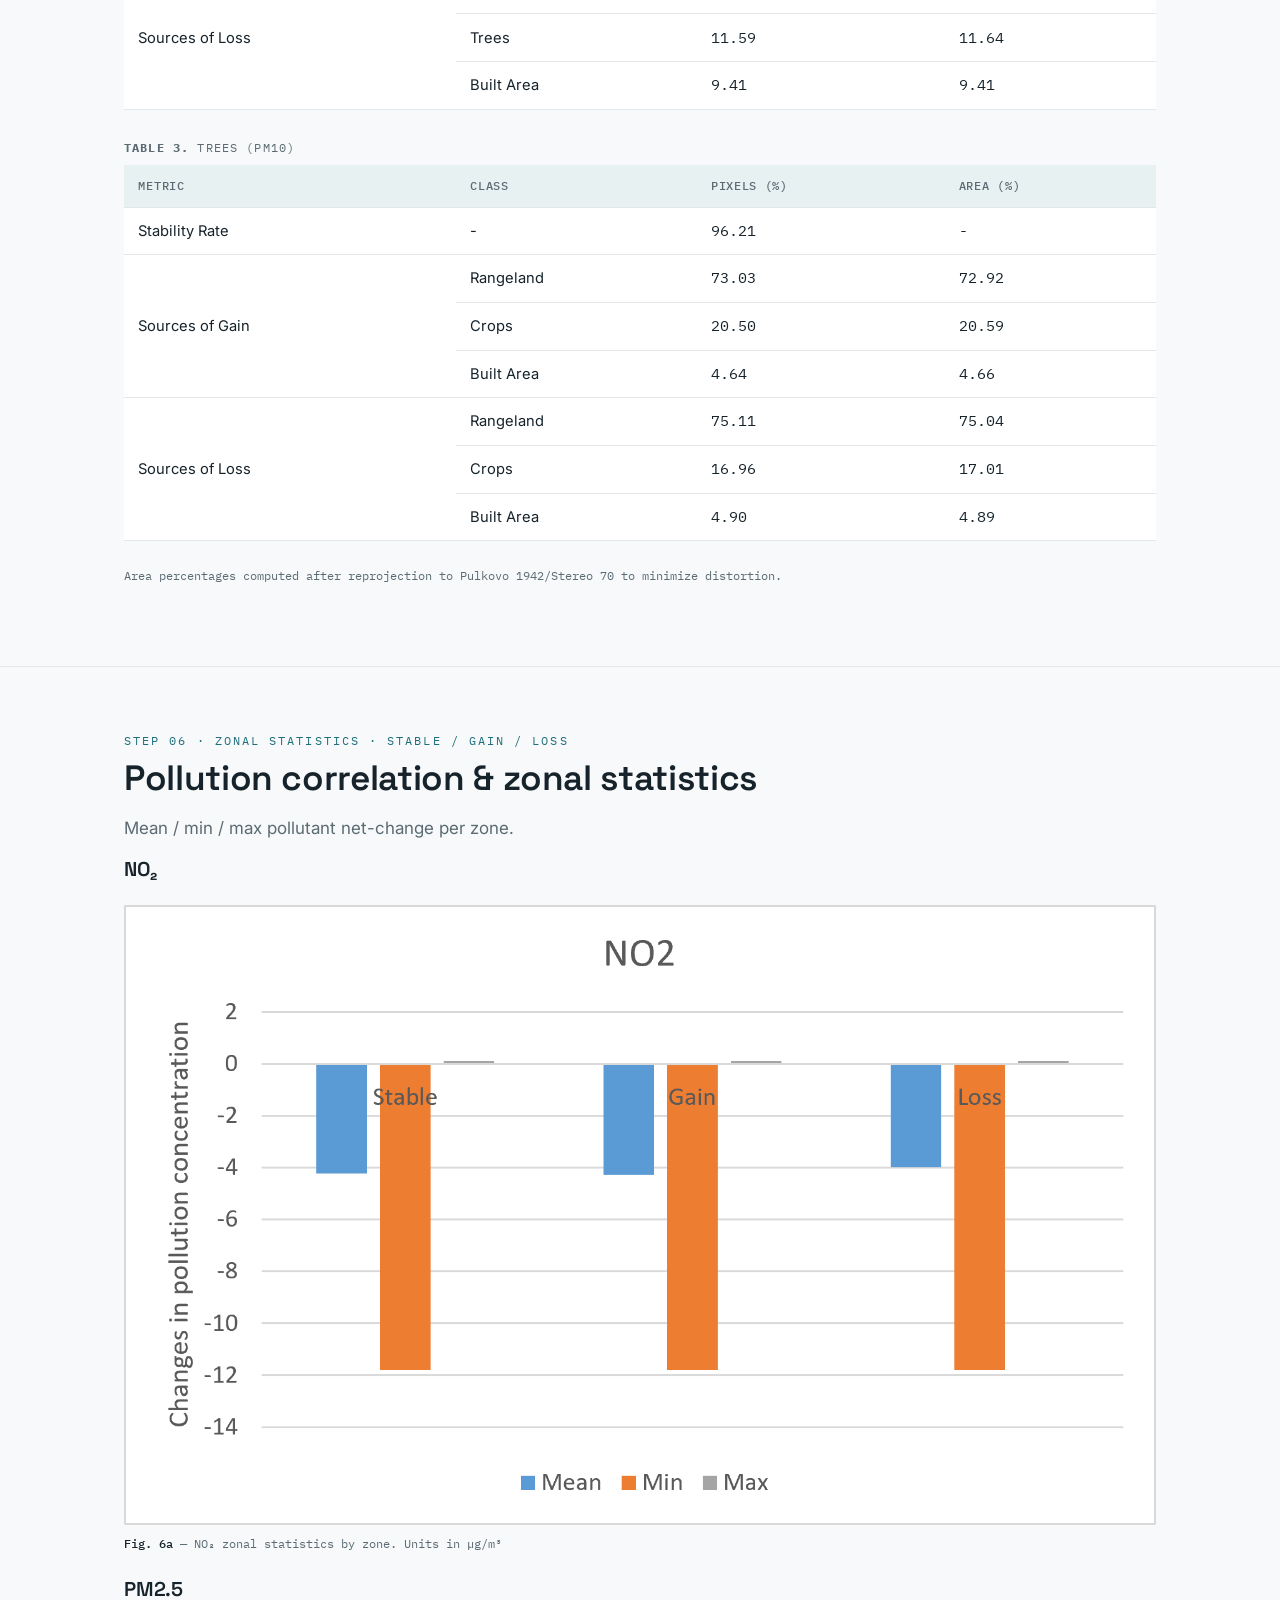
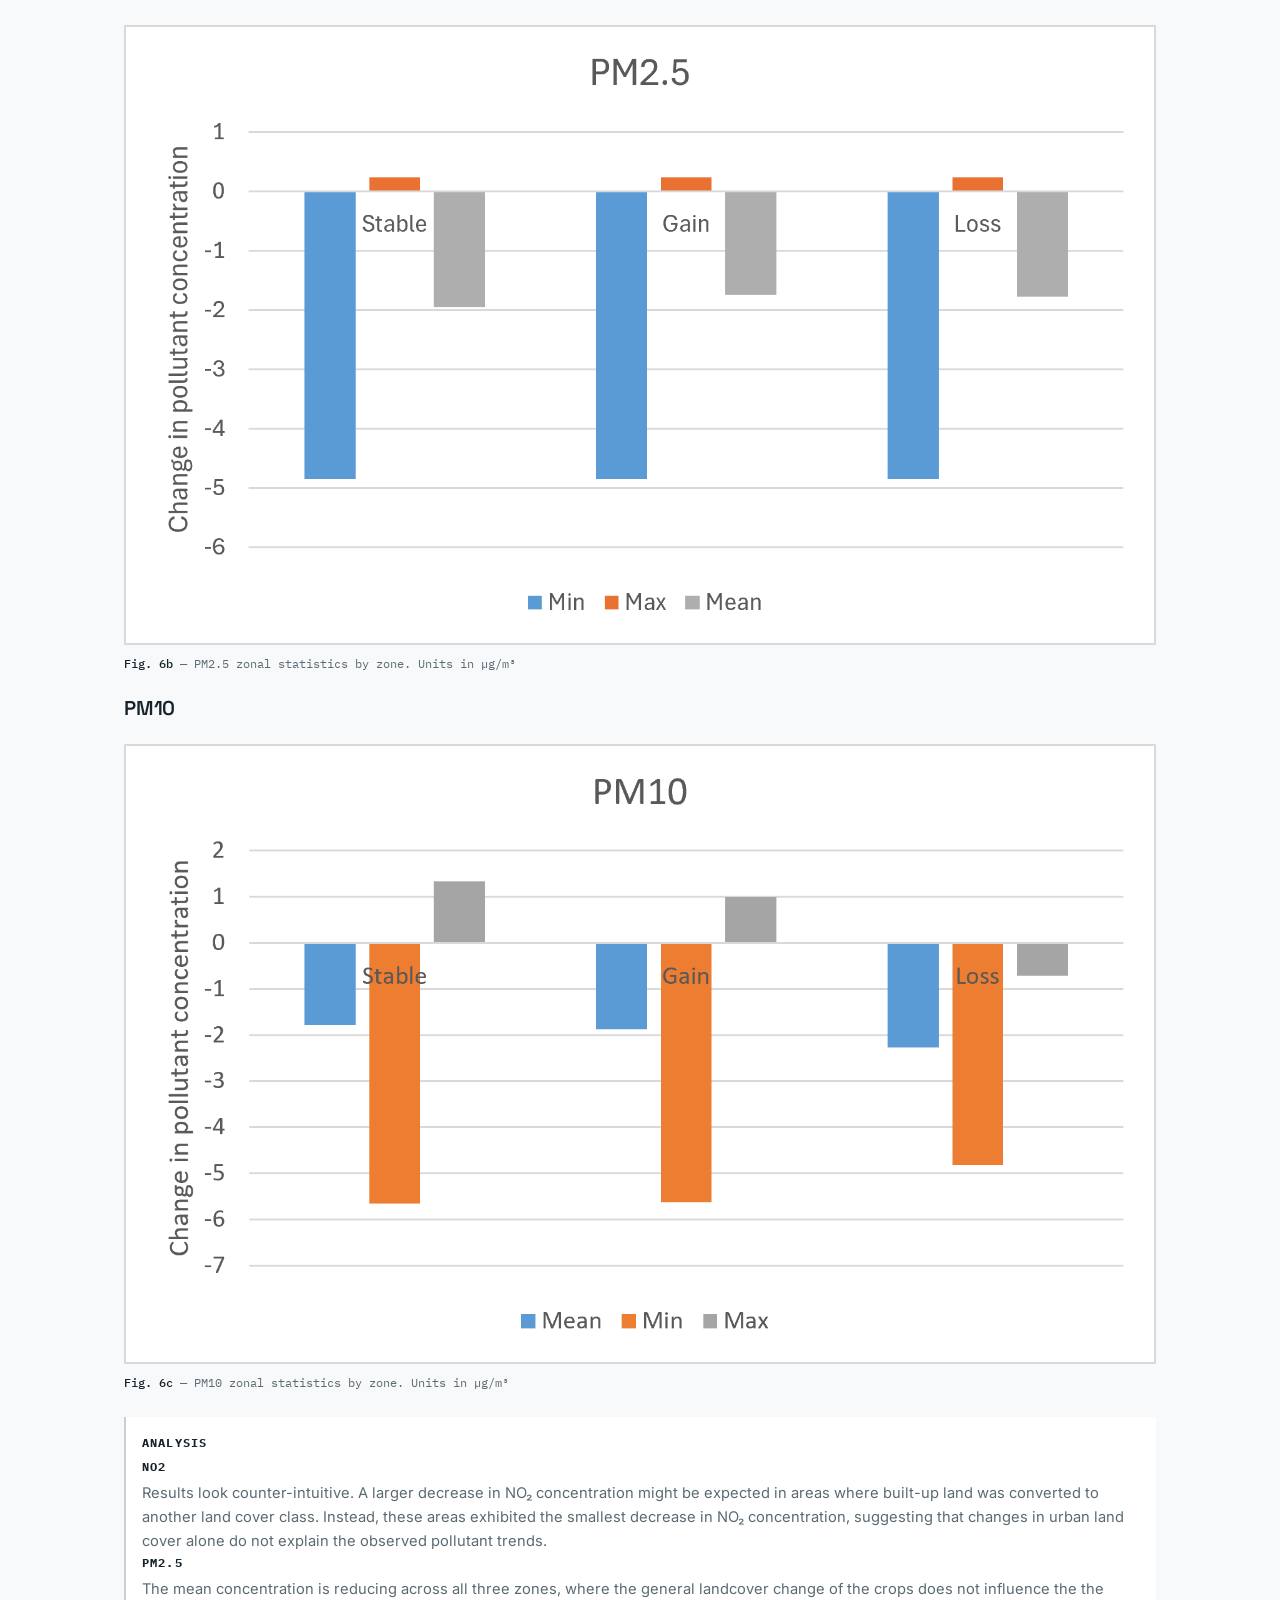
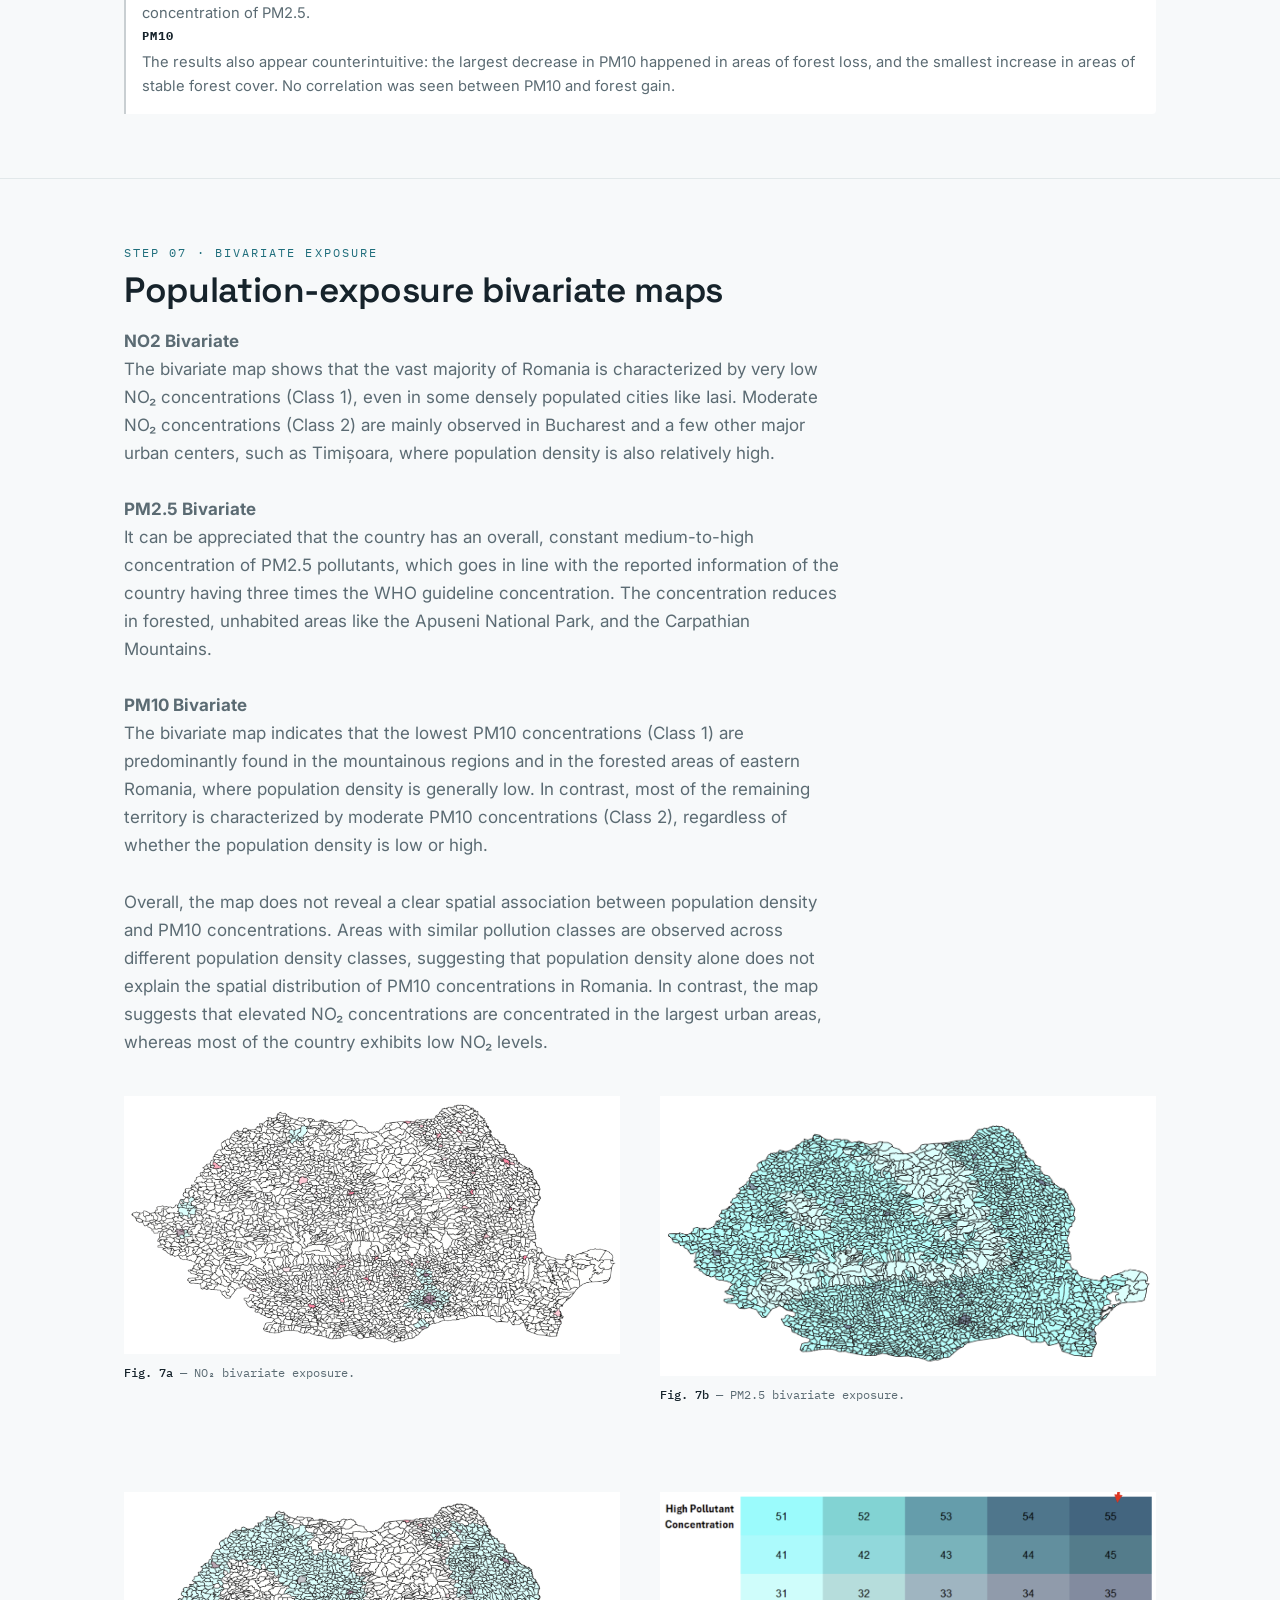
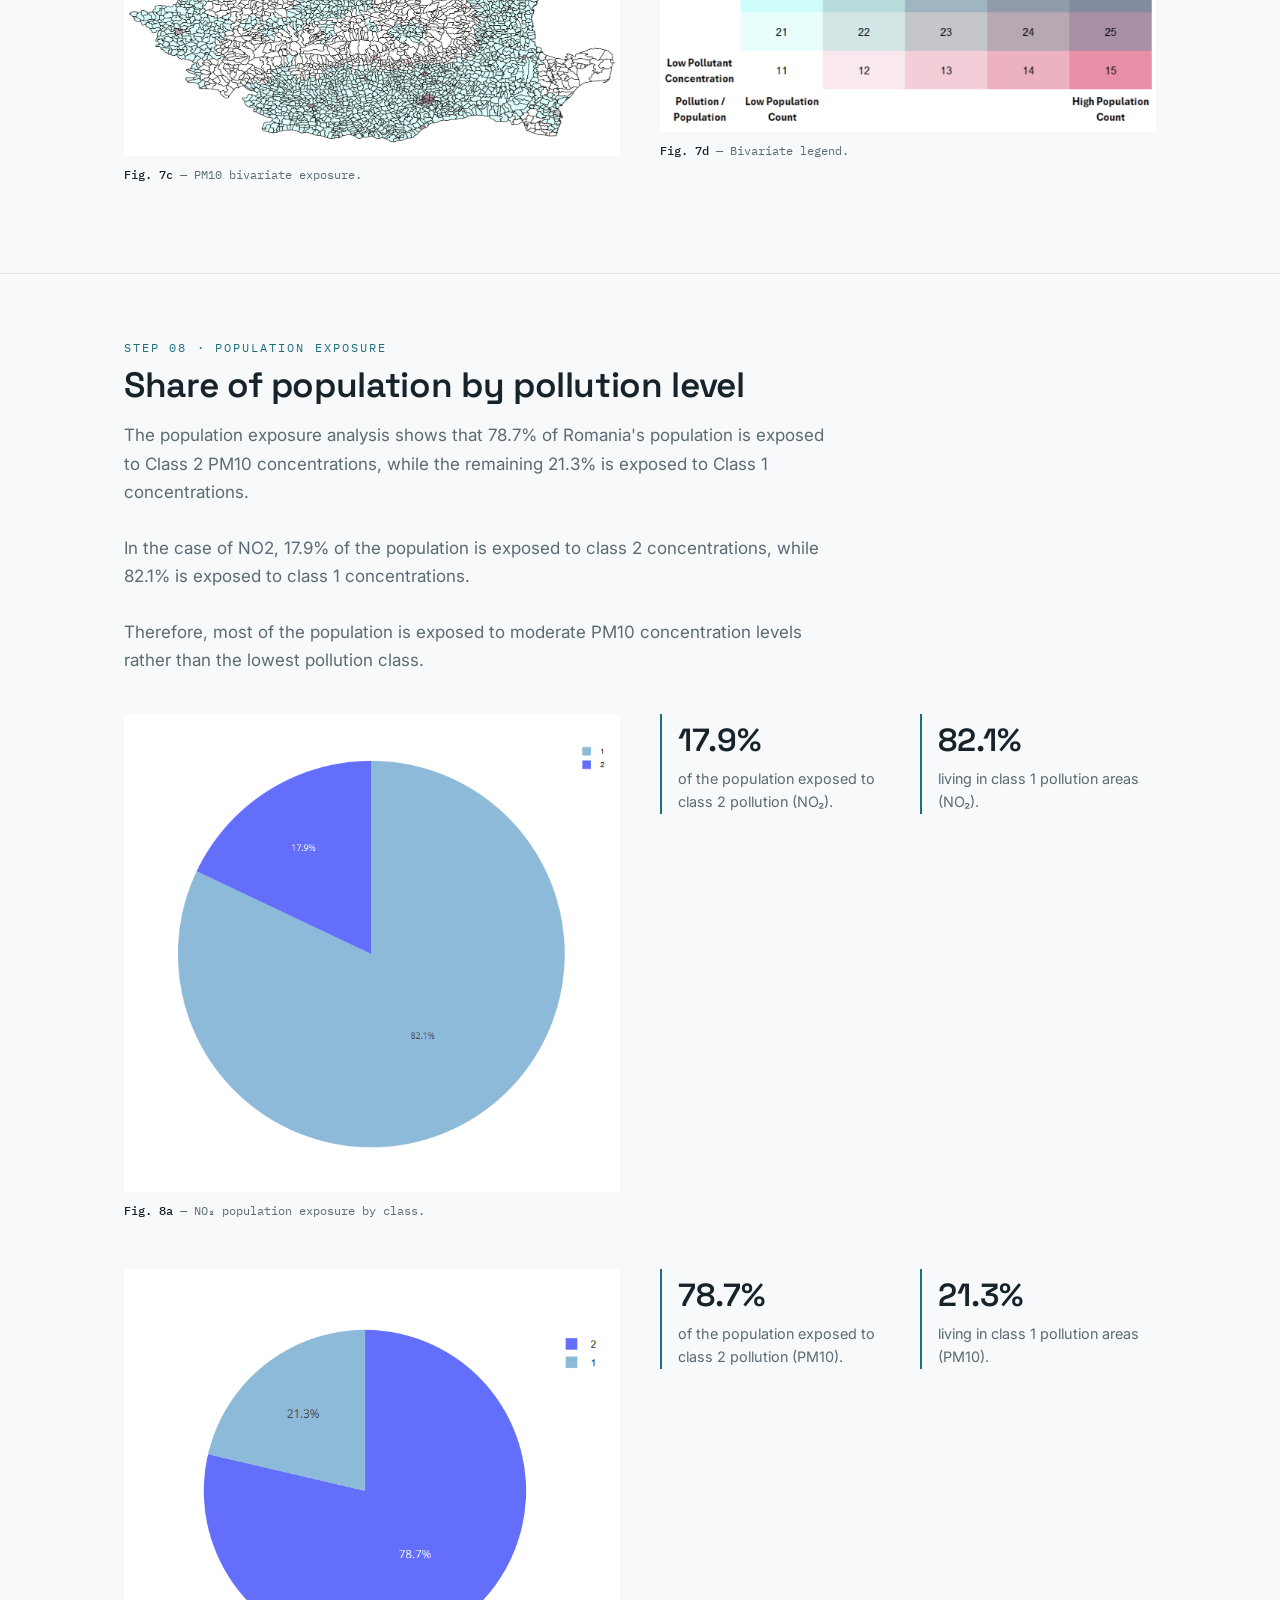
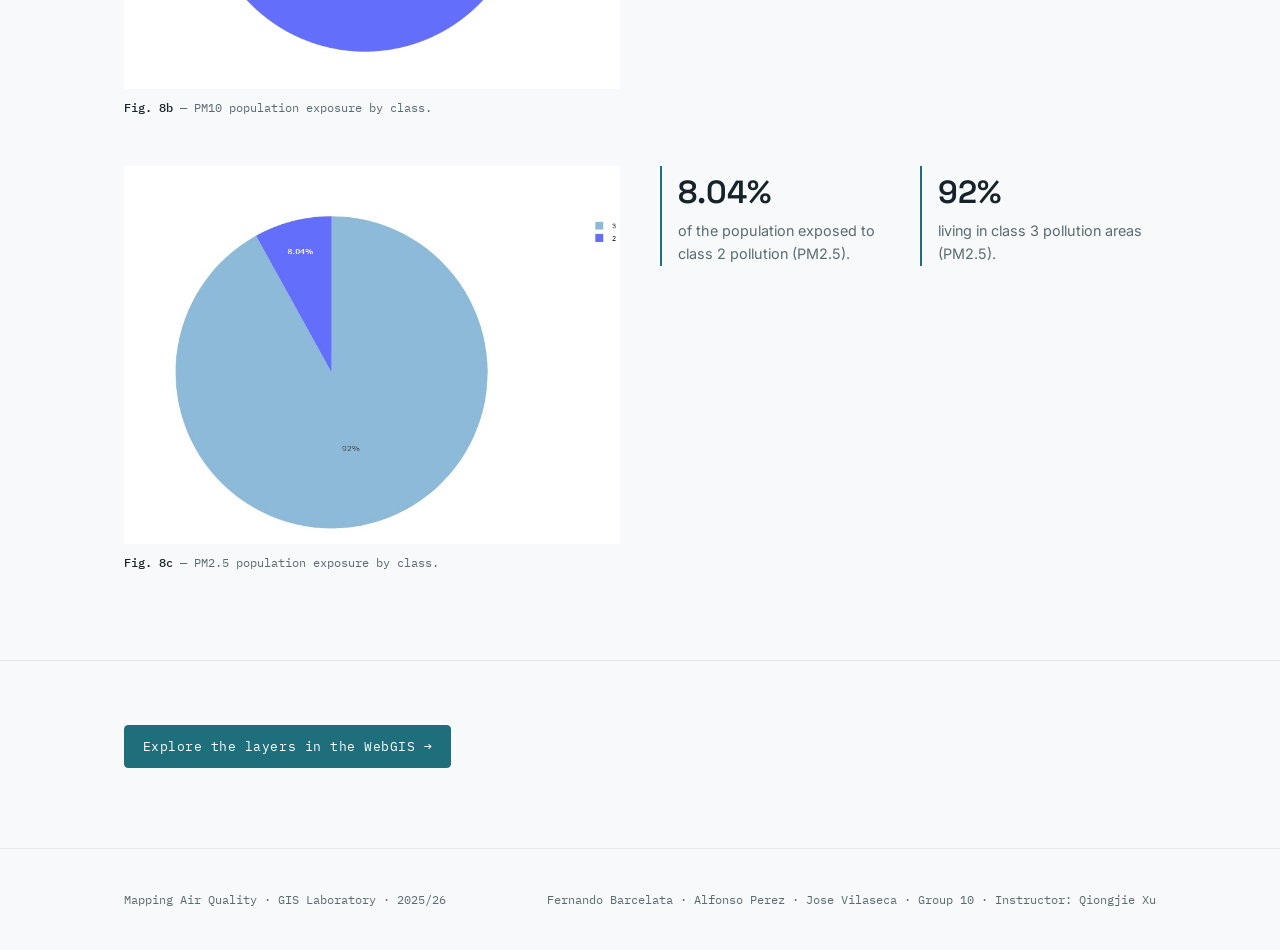
<file: results.html>
<!DOCTYPE html>
<html lang="en">

<head>
  <meta charset="UTF-8" />
  <meta name="viewport" content="width=device-width, initial-scale=1.0" />
  <title>Results · Mapping Air Quality</title>
  <meta name="description"
    content="Results of the air-quality and land-cover analysis for Romania, 2021–2023: maps, charts, tables and exposure statistics." />

  <link rel="preconnect" href="https://fonts.googleapis.com" />
  <link rel="preconnect" href="https://fonts.gstatic.com" crossorigin />
  <link
    href="https://fonts.googleapis.com/css2?family=Space+Grotesk:wght@500;600;700&family=Inter:wght@400;500&family=IBM+Plex+Mono:wght@400;500&display=swap"
    rel="stylesheet" />
  <link rel="stylesheet" href="css/style.css" />
</head>

<body>

  <header class="site-header">
    <nav class="nav">
      <a class="brand" href="index.html">Mapping&nbsp;Air&nbsp;Quality<span>.</span></a>
      <button class="nav-toggle" aria-label="Toggle menu" aria-expanded="false">MENU</button>
      <ul class="nav-links">
        <li><a href="index.html">Home</a></li>
        <li><a href="methodology.html">Methodology</a></li>
        <li><a href="results.html" class="active">Results</a></li>
        <li><a href="webgis.html">WebGIS</a></li>
      </ul>
    </nav>
  </header>

  <section class="hero" style="padding-bottom:2.5rem;">
    <div class="container">
      <span class="eyebrow">Results</span>
      <h1>What the analysis found</h1>
    </div>
  </section>

  <!-- ============================================================
       HOW TO USE A PLACEHOLDER
       • Static map/chart image:  replace the .ph-drop <div> with
           <img src="assets/figures/NAME.jpg" alt="…">
       • Interactive chart (DataPlotly / Plotly HTML export):
           <iframe class="chart-frame" src="assets/charts/NAME.html"></iframe>
       • Table: fill the <td> cells (structure already in place).
       ============================================================ -->

  <!-- ===== STEP 1 ===== -->
  <section class="section" id="r-step1">
    <div class="container">
      <span class="eyebrow">Step 01 · Monthly maps · December 2023</span>
      <h2>Monthly aggregated pollutant maps</h2>
      <div class="grid-2">
        <figure class="figure">
          <img src="images/CAMS_NO2_2023_12.png">
          <figcaption><b>Fig. 1a</b> — NO₂ monthly mean, Dec 2023. Units in µg/m³</figcaption>
        </figure>
        <figure class="figure">
          <img src="images/CAMS_PM25_2023_12.png">
          <figcaption><b>Fig. 1b</b> — PM2.5 monthly mean, Dec 2023. Units in µg/m³</figcaption>
        </figure>
        <figure class="figure">
          <img src="images/CAMS_PM10_2023_12.png">
          <figcaption><b>Fig. 1c</b> — PM10 monthly mean, Dec 2023. Units in µg/m³</figcaption>
        </figure>
      </div>
    </div>
  </section>

  <!-- ===== STEP 2 ===== -->
  <section class="section" id="r-step2">
    <div class="container">
      <span class="eyebrow">Step 02 · Annual means · 2023</span>
      <h2>Yearly aggregated pollutant maps</h2>
      <p class="section-lede">Annual means across the twelve monthly rasters. The 2021→2023 comparison
        showed an overall downward trend.</p>
      <div class="grid-2">
        <figure class="figure">
          <img src="images/Average_NO2_2023.png">
          <figcaption><b>Fig. 2a</b> — NO₂ annual mean, 2023. Units in µg/m³</figcaption>
        </figure>
        <figure class="figure">
          <img src="images/Average_PM25_2023.png">
          <figcaption><b>Fig. 2b</b> — PM2.5 annual mean, 2023. Units in µg/m³</figcaption>
        </figure>
        <figure class="figure">
          <img src="images/Average_PM10_2023.png">
          <figcaption><b>Fig. 2c</b> — PM10 annual mean, 2023. Units in µg/m³</figcaption>
        </figure>
      </div>
    </div>
  </section>


  <!-- ===== STEP 3 ===== -->
  <section class="section" id="r-step3">
    <div class="container">
      <span class="eyebrow">Step 03 · Concentration classes · 2023</span>
      <h2>Concentration maps per pollutant</h2>
      <p class="section-lede">Five-level EEA classification.<br><br>
        <b>NO2</b><br>
        The distribution followed population centres,
        with lower values over forested zones.<br><br>
        
        <b>PM2.5</b><br>
        There is a clear separation related to the
        medium concentration in forested areas, and 
        high concentration in the non-forested ones.<br><br>

        <b>PM10</b><br>
        The map shows low pollution in forested and mountain areas. Slightly higher values (Class 2) are observed in the
        rest of the territory.

      </p>
      <div class="grid-2">
        <figure class="figure">
          <img src="images/NO2_Concentration_map_2023.png">
          <figcaption><b>Fig. 3a</b> — NO₂ concentration classes, 2023.</figcaption>
        </figure>
        <figure class="figure">
          <img src="images/PM25_Concentration_map_2023.png">
          <figcaption><b>Fig. 3b</b> — PM2.5 concentration classes, 2023.</figcaption>
        </figure>
        <figure class="figure">
          <img src="images/PM10_Concentration_map_2023.png">
          <figcaption><b>Fig. 3c</b> — PM10 concentration classes, 2023.</figcaption>
        </figure>
      </div>
    </div>
  </section>



  <!-- ===== STEP 4 ===== -->
  <section class="section" id="r-step4">
    <div class="container">
      <span class="eyebrow">Step 04 · Change detection · AMAC 2021→2023</span>
      <h2>Annual mean aggregation change</h2>
      <p class="section-lede">Difference between 2023 and 2021 annual means. Red = increase (risk),
        blue = decrease (improvement), gray = stable.<br><br>
        <b>NO2</b><br>
        The map shows an overall trend of stability across the
        country with slight decrease of pollutant concentrations.<br><br>

        <b>PM2.5</b><br>
        There has been an overall slight decrease of concentration across the
        country, specially in the southern regions. However, a slight
        increase in the region of the city of Cluj-Napoca can be
        appreciated.<br><br>

        <b>PM10</b><br>
        This pollutant also exhibits an overall decreasing trend across most of the study area. However, there is no
        clear spatial correspondence between the largest decreases and forested areas. The most pronounced reductions
        are observed around Bucharest, whereas the greatest increases are located near the Apuseni Natural Park.
      </p>
      <ul class="legend-list" style="margin-bottom:1.5rem;">
        <li><span class="swatch" style="background:var(--increase)"></span> &gt; 0 μg/m³: increase</li>
        <li><span class="swatch" style="background:var(--neutral)"></span> ≈ 0 μg/m³: stable</li>
        <li><span class="swatch" style="background:var(--decrease)"></span> &lt; 0 μg/m³: decrease</li>
      </ul>
      <div class="grid-2">
        <figure class="figure">
          <img src="images/AMAC_NO2.png">
          <figcaption><b>Fig. 4a</b> — NO₂ AMAC, 2021→2023. Units in µg/m³</figcaption>
        </figure>
        <figure class="figure">
          <img src="images/AMAC_PM25.png">
          <figcaption><b>Fig. 4b</b> — PM2.5 AMAC, 2021→2023. Units in µg/m³</figcaption>
        </figure>
        <figure class="figure">
          <img src="images/AMAC_PM10.png">
          <figcaption><b>Fig. 4c</b> — PM10 AMAC, 2021→2023. Units in µg/m³</figcaption>
        </figure>
      </div>
    </div>
  </section>

  <!-- ===== STEP 5 ===== -->
  <section class="section" id="r-step5">
    <div class="container">
      <span class="eyebrow">Step 05 · Land cover change · 2021→2023</span>
      <h2>Land cover change map &amp; statistics 2021 - 2023</h2>
      <figure class="figure">
        <img src="images/Romania_LCC_2021_2023.png">
        <figcaption><b>Fig. 5</b> — Land cover change, 2021→2023.</figcaption>
      </figure>

      <p>Looking at the land cover change map, we observe that the majority of pixels remained stable during the
        2021–2023 period, particularly in the mountainous regions.
      </p>

      <p>Among the detected changes, the Crops class is the most widespread land cover gain in 2023, occurring
        throughout much of the country. In contrast, the easternmost part of the country experienced a more localized
        but substantial land cover change, characterized by a marked increase in Flooded Vegetation.
      </p>
      <p>A more detailed analysis of the transition matrix shows that the sources of gain and loss are far from random.
        In most cases, the primary source of gain and the primary source of loss each account for more than 50% of the
        observed transitions.
      </p>
      <p>Rangeland was both the main source of loss and the main source of gain for the Trees and Crops classes.
        Moreover, the second and third most important sources of gain and loss were also similar for these two classes.
        For the Built Area class, Crops represented both the largest source of loss and the largest source of gain.
      </p>
      <p>As already suggested by the land cover change map, all land cover classes exhibited high stability rates. The
        Built Area class had the lowest stability, although it remained high at 95.17%.

      </p>
      <p>To complement the pixel-based analysis, we also quantified land cover changes in terms of area. Since pixel
        counts alone do not accurately represent surface area, we reprojected the raster to an appropriate projected
        coordinate reference system to minimize area distortion. After reviewing the coordinate reference systems
        commonly used in Romania, we reprojected the data to Pulkovo 1942/Stereo 70 (EPSG:3844) [5], calculated the area
        occupied by each land cover class, and expressed the results as percentages of the total area.</p>

      <!-- STATISTICS TABLE — fill the numeric cells from your Step-5 output.
           Duplicate a <tbody> block per class if you prefer one table per class. -->
      <div class="table-wrap">

        <table>
          <caption><b>Table 1.</b> Built Area (NO₂)</caption>
          <thead>
            <tr>
              <th>Metric</th>
              <th>Class</th>
              <th class="num">Pixels (%)</th>
              <th class="num">Area (%)</th>
            </tr>
          </thead>
          <tbody>
            <tr>
              <td>Stability Rate</td>
              <td>-</td>
              <td class="num">95.17</td>
              <td class="num">95.19</td>
            </tr>

            <tr>
              <td rowspan="3">Sources of Gain</td>
              <td>Crops</td>
              <td class="num">64.82</td>
              <td class="num">64.84</td>
            </tr>
            <tr>
              <td>Rangeland</td>
              <td class="num">20.90</td>
              <td class="num">20.89</td>
            </tr>
            <tr>
              <td>Trees</td>
              <td class="num">12.28</td>
              <td class="num">12.26</td>
            </tr>

            <tr>
              <td rowspan="3">Sources of Loss</td>
              <td>Crops</td>
              <td class="num">49.35</td>
              <td class="num">49.31</td>
            </tr>
            <tr>
              <td>Rangeland</td>
              <td class="num">26.80</td>
              <td class="num">26.79</td>
            </tr>
            <tr>
              <td>Trees</td>
              <td class="num">22.19</td>
              <td class="num">22.22</td>
            </tr>
          </tbody>
        </table>

        <br>

        <table>
          <caption><b>Table 2.</b> Crops (PM2.5)</caption>
          <thead>
            <tr>
              <th>Metric</th>
              <th>Class</th>
              <th class="num">Pixels (%)</th>
              <th class="num">Area (%)</th>
            </tr>
          </thead>
          <tbody>
            <tr>
              <td>Stability Rate</td>
              <td>-</td>
              <td class="num">96.38</td>
              <td class="num">-</td>
            </tr>

            <tr>
              <td rowspan="3">Sources of Gain</td>
              <td>Rangeland</td>
              <td class="num">66.50</td>
              <td class="num">66.45</td>
            </tr>
            <tr>
              <td>Trees</td>
              <td class="num">16.52</td>
              <td class="num">16.56</td>
            </tr>
            <tr>
              <td>Built Area</td>
              <td class="num">15.62</td>
              <td class="num">15.62</td>
            </tr>

            <tr>
              <td rowspan="3">Sources of Loss</td>
              <td>Rangeland</td>
              <td class="num">75.90</td>
              <td class="num">75.85</td>
            </tr>
            <tr>
              <td>Trees</td>
              <td class="num">11.59</td>
              <td class="num">11.64</td>
            </tr>
            <tr>
              <td>Built Area</td>
              <td class="num">9.41</td>
              <td class="num">9.41</td>
            </tr>
          </tbody>
        </table>

        <br>

        <table>
          <caption><b>Table 3.</b> Trees (PM10)</caption>
          <thead>
            <tr>
              <th>Metric</th>
              <th>Class</th>
              <th class="num">Pixels (%)</th>
              <th class="num">Area (%)</th>
            </tr>
          </thead>
          <tbody>
            <tr>
              <td>Stability Rate</td>
              <td>-</td>
              <td class="num">96.21</td>
              <td class="num">-</td>
            </tr>

            <tr>
              <td rowspan="3">Sources of Gain</td>
              <td>Rangeland</td>
              <td class="num">73.03</td>
              <td class="num">72.92</td>
            </tr>
            <tr>
              <td>Crops</td>
              <td class="num">20.50</td>
              <td class="num">20.59</td>
            </tr>
            <tr>
              <td>Built Area</td>
              <td class="num">4.64</td>
              <td class="num">4.66</td>
            </tr>

            <tr>
              <td rowspan="3">Sources of Loss</td>
              <td>Rangeland</td>
              <td class="num">75.11</td>
              <td class="num">75.04</td>
            </tr>
            <tr>
              <td>Crops</td>
              <td class="num">16.96</td>
              <td class="num">17.01</td>
            </tr>
            <tr>
              <td>Built Area</td>
              <td class="num">4.90</td>
              <td class="num">4.89</td>
            </tr>
          </tbody>
        </table>

      </div>
      <p style="font-family:var(--font-mono);font-size:.78rem;color:var(--muted);">Area percentages
        computed after reprojection to Pulkovo 1942/Stereo 70 to minimize distortion.</p>
    </div>
  </section>

  <!-- ===== STEP 6 ===== -->
  <section class="section" id="r-step6">
    <div class="container">
      <span class="eyebrow">Step 06 · Zonal statistics · Stable / Gain / Loss</span>
      <h2>Pollution correlation &amp; zonal statistics</h2>
      <p class="section-lede">Mean / min / max pollutant net-change per zone.</p>

      <!-- Interactive HTML chart placeholder (iframe) + JPG fallback, per pollutant -->
      <h3>NO₂</h3>
      <figure class="figure">
        <img src="images/NO2_Bar_Chart.png">
        <figcaption><b>Fig. 6a</b> — NO₂ zonal statistics by zone. Units in µg/m³</figcaption>
      </figure>

      <h3>PM2.5</h3>
      <figure class="figure">
        <img src="images/PM2P5_Bar_Chart.png">
        <figcaption><b>Fig. 6b</b> — PM2.5 zonal statistics by zone. Units in µg/m³</figcaption>
      </figure>

      <h3>PM10</h3>
      <figure class="figure">
        <img src="images/PM10_Bar_Chart.png">
        <figcaption><b>Fig. 6c</b> — PM10 zonal statistics by zone. Units in µg/m³</figcaption>
      </figure>

      <div class="note">
        <b>Analysis</b>
        <b>NO2</b>
        Results look counter-intuitive. A larger decrease in NO₂ concentration might be expected in areas
        where built-up land was converted to another land cover class. Instead, these areas exhibited the smallest
        decrease in NO₂ concentration, suggesting that changes in urban land cover alone do not explain the observed
        pollutant trends.
        
        <b>PM2.5</b>
        The mean concentration is reducing across all three zones, where the general
        landcover change of the crops does not influence the the concentration
        of PM2.5.

        <b>PM10</b>
        The results also appear counterintuitive: the largest decrease in PM10 happened in areas of forest loss,
        and the smallest increase in areas of stable forest cover. No correlation was seen between PM10
        and forest gain.

      </div>
    </div>
  </section>

  <!-- ===== STEP 7 ===== -->
  <section class="section" id="r-step7">
    <div class="container">
      <span class="eyebrow">Step 07 · Bivariate exposure</span>
      <h2>Population-exposure bivariate maps</h2>
      <p class="section-lede">
        <b>NO2 Bivariate</b><br>
        The bivariate map shows that the vast majority of Romania is characterized by very low NO₂ concentrations (Class
        1), even in some densely populated cities like Iasi. Moderate NO₂ concentrations (Class 2) are mainly observed
        in Bucharest and a few other major urban centers, such as Timișoara, where population density is also relatively
        high.
        <br><br>
        <b>PM2.5 Bivariate</b><br>
        It can be appreciated that the country has an overall, constant medium-to-high concentration of PM2.5 pollutants, which goes in line with the reported information of the country having three times the WHO guideline concentration. The concentration reduces in forested, unhabited areas like the Apuseni National Park, and the Carpathian Mountains.

        <br><br>
        
        <b>PM10 Bivariate</b><br>
        The bivariate map indicates that the lowest PM10 concentrations (Class 1) are predominantly found in the
        mountainous regions and in the forested areas of eastern Romania, where population density is generally low. In
        contrast, most of the remaining territory is characterized by moderate PM10 concentrations (Class 2), regardless
        of whether the population density is low or high.
        <br><br>

        Overall, the map does not reveal a clear spatial association between population density and PM10 concentrations.
        Areas with similar pollution classes are observed across different population density classes, suggesting that
        population density alone does not explain the spatial distribution of PM10 concentrations in Romania. In
        contrast, the map suggests that elevated NO₂ concentrations are concentrated in the largest urban areas, whereas
        most of the country exhibits low NO₂ levels.

      </p>
      <div class="grid-2">
        <figure class="figure">
          <img src="images/Bivariate_NO2.png">
          <figcaption><b>Fig. 7a</b> — NO₂ bivariate exposure.</figcaption>
        </figure>
        <figure class="figure">
          <img src="images/Bivariate_PM25.png">
          <figcaption><b>Fig. 7b</b> — PM2.5 bivariate exposure.</figcaption>
        </figure>
        <figure class="figure">
          <img src="images/Bivariate_PM10.png">
          <figcaption><b>Fig. 7c</b> — PM10 bivariate exposure.</figcaption>
        </figure>
        <figure class="figure">
          <img src="images/Bivariate_legend_matrix.png">
          <figcaption><b>Fig. 7d</b> — Bivariate legend.</figcaption>
        </figure>
      </div>
    </div>
  </section>

  <!-- ===== STEP 8 ===== -->
  <section class="section" id="r-step8">
    <div class="container">
      <span class="eyebrow">Step 08 · Population exposure</span>
      <h2>Share of population by pollution level</h2>
      <p class="section-lede">
        The population exposure analysis shows that 78.7% of Romania's population is exposed to Class 2 PM10
        concentrations, while the remaining 21.3% is exposed to Class 1 concentrations.<br><br>
        In the case of NO2, 17.9% of the population is exposed to class 2 concentrations, while 82.1% is exposed to
        class 1 concentrations.
        <br><br>
        Therefore, most of the population is exposed to moderate PM10 concentration levels rather than the lowest
        pollution class.

      </p>
      <div class="grid-2">
        <div>
          <figure class="figure">
            <img src="images/no2_pie_chart_v2.png">
            <figcaption><b>Fig. 8a</b> — NO₂ population exposure by class.</figcaption>
          </figure>
        </div>
        <div>
          <div class="stats" style="grid-template-columns:1fr 1fr;">
            <div class="stat">
              <div class="num">17.9%</div>
              <div class="lbl">of the population exposed to class 2 pollution (NO₂).</div>
            </div>
            <div class="stat">
              <div class="num">82.1%</div>
              <div class="lbl">living in class 1 pollution areas (NO₂).</div>
            </div>
          </div>
        </div>
      </div>

      <div class="grid-2">
        <div>
          <figure class="figure">
            <img src="images/PM10_Pie_Chart.png">
            <figcaption><b>Fig. 8b</b> — PM10 population exposure by class.</figcaption>
          </figure>
        </div>
        <div>
          <div class="stats" style="grid-template-columns:1fr 1fr;">
            <div class="stat">
              <div class="num">78.7%</div>
              <div class="lbl">of the population exposed to class 2 pollution (PM10).</div>
            </div>
            <div class="stat">
              <div class="num">21.3%</div>
              <div class="lbl">living in class 1 pollution areas (PM10).</div>
            </div>
          </div>

        </div>
      </div>

      <div class="grid-2">
        <div>
          <figure class="figure">
            <img src="images/PM25_Pie_Chart.jpeg">
            <figcaption><b>Fig. 8c</b> — PM2.5 population exposure by class.</figcaption>
          </figure>
        </div>
        <div>
          <div class="stats" style="grid-template-columns:1fr 1fr;">
            <div class="stat">
              <div class="num">8.04%</div>
              <div class="lbl">of the population exposed to class 2 pollution (PM2.5).</div>
            </div>
            <div class="stat">
              <div class="num">92%</div>
              <div class="lbl">living in class 3 pollution areas (PM2.5).</div>
            </div>
          </div>

        </div>
      </div>
    </div>
  </section>

  <section class="section">
    <div class="container">
      <p><a class="btn" href="webgis.html">Explore the layers in the WebGIS →</a></p>
    </div>
  </section>

  <footer class="site-footer">
    <div class="container">
      <span>Mapping Air Quality · GIS Laboratory · 2025/26</span>
      <span>Fernando Barcelata · Alfonso Perez · Jose Vilaseca · Group 10 · Instructor: Qiongjie&nbsp;Xu</span>
    </div>
  </footer>

  <script src="js/main.js"></script>
</body>

</html>
</file>
<file: css/style.css>
/* =============================================================
   Mapping Air Quality — shared stylesheet
   Elegant-minimalist. All design tokens live in :root below,
   so retheming the whole site means editing a handful of values.
   ============================================================= */

/* ---- 1. Design tokens ------------------------------------- */
:root {
  /* Palette — cool / cartographic. */
  --bg:          #f7f9fa;   /* page background            */
  --surface:     #ffffff;   /* cards, panels              */
  --ink:         #16232b;   /* primary text               */
  --muted:       #5b6b73;   /* secondary text             */
  --line:        #e2e8ea;   /* hairline borders           */
  --accent:      #1f6e7c;   /* petrol teal — primary      */
  --accent-soft: #e8f1f2;   /* teal tint background       */

  /* Data-semantic colours (match the STEP 4 AMAC map legend). */
  --increase:    #c0554b;   /* pollution increase / risk  */
  --decrease:    #3e7ca6;   /* pollution decrease / better*/
  --neutral:     #c9cfd2;   /* stable / no change         */

  /* Type */
  --font-display: "Space Grotesk", system-ui, sans-serif;
  --font-body:    "Inter", system-ui, sans-serif;
  --font-mono:    "IBM Plex Mono", ui-monospace, monospace;

  /* Spacing scale */
  --sp-1: .5rem;  --sp-2: 1rem;   --sp-3: 1.5rem;
  --sp-4: 2.5rem; --sp-5: 4rem;   --sp-6: 6rem;

  --maxw: 1080px;          /* content column width */
  --radius: 4px;           /* minimal, not pill-shaped */
}

/* ---- 2. Reset / base -------------------------------------- */
*, *::before, *::after { box-sizing: border-box; }

html { scroll-behavior: smooth; }

body {
  margin: 0;
  background: var(--bg);
  color: var(--ink);
  font-family: var(--font-body);
  font-size: 17px;
  line-height: 1.65;
  -webkit-font-smoothing: antialiased;
}

img { max-width: 100%; display: block; }
a { color: var(--accent); text-decoration: none; }
a:hover { text-decoration: underline; }

h1, h2, h3, h4 {
  font-family: var(--font-display);
  font-weight: 600;
  line-height: 1.15;
  letter-spacing: -0.01em;
  color: var(--ink);
  margin: 0 0 var(--sp-2);
}
h1 { font-size: clamp(2.2rem, 5vw, 3.4rem); }
h2 { font-size: clamp(1.6rem, 3.2vw, 2.2rem); }
h3 { font-size: 1.25rem; }

p { margin: 0 0 var(--sp-2); }

/* Mono "eyebrow" label — a recurring structural device. */
.eyebrow {
  font-family: var(--font-mono);
  font-size: .72rem;
  letter-spacing: .18em;
  text-transform: uppercase;
  color: var(--accent);
  margin: 0 0 var(--sp-1);
  display: block;
}

.container { max-width: var(--maxw); margin: 0 auto; padding: 0 var(--sp-3); }

/* ---- 3. Header / navigation ------------------------------- */
.site-header {
  position: sticky; top: 0; z-index: 50;
  background: rgba(247,249,250,.9);
  backdrop-filter: blur(8px);
  border-bottom: 1px solid var(--line);
}
.nav {
  max-width: var(--maxw); margin: 0 auto;
  padding: var(--sp-2) var(--sp-3);
  display: flex; align-items: center; justify-content: space-between;
}
.brand {
  font-family: var(--font-display);
  font-weight: 600; font-size: 1rem;
  color: var(--ink); letter-spacing: -0.01em;
}
.brand:hover { text-decoration: none; }
.brand span { color: var(--accent); }

.nav-links { display: flex; gap: var(--sp-3); list-style: none; margin: 0; padding: 0; }
.nav-links a {
  font-family: var(--font-mono);
  font-size: .8rem; letter-spacing: .04em;
  color: var(--muted);
}
.nav-links a:hover,
.nav-links a.active { color: var(--ink); text-decoration: none; }
.nav-links a.active { border-bottom: 2px solid var(--accent); padding-bottom: 2px; }

.nav-toggle {
  display: none; background: none; border: 0; cursor: pointer;
  font-family: var(--font-mono); font-size: .8rem; color: var(--ink);
}

/* ---- 4. Hero ---------------------------------------------- */
.hero { padding: var(--sp-6) 0 var(--sp-5); border-bottom: 1px solid var(--line); }
.hero .lede { font-size: 1.15rem; color: var(--muted); max-width: 60ch; }
.hero-meta {
  font-family: var(--font-mono); font-size: .75rem; color: var(--muted);
  margin-top: var(--sp-3); display: flex; flex-wrap: wrap; gap: var(--sp-3);
}
.hero-meta span::before { content: "› "; color: var(--accent); }

/* ---- 5. Sections ------------------------------------------ */
.section { padding: var(--sp-5) 0; border-bottom: 1px solid var(--line); }
.section:last-of-type { border-bottom: 0; }
.section-lede { color: var(--muted); max-width: 65ch; }

/* Two-column helper */
.grid-2 { display: grid; grid-template-columns: 1fr 1fr; gap: var(--sp-4); }

/* Stat row */
.stats { display: grid; grid-template-columns: repeat(4, 1fr); gap: var(--sp-3); margin: var(--sp-3) 0; }
.stat { border-left: 2px solid var(--accent); padding-left: var(--sp-2); }
.stat .num { font-family: var(--font-display); font-size: 2rem; font-weight: 600; }
.stat .lbl { font-size: .9rem; color: var(--muted); }

/* Cards */
.card {
  background: var(--surface); border: 1px solid var(--line);
  border-radius: var(--radius); padding: var(--sp-3);
}

/* ---- 6. Tables -------------------------------------------- */
.table-wrap { overflow-x: auto; margin: var(--sp-3) 0; }
table {
  width: 100%; border-collapse: collapse;
  font-size: .92rem; background: var(--surface);
}
caption {
  font-family: var(--font-mono); font-size: .72rem; letter-spacing: .1em;
  text-transform: uppercase; color: var(--muted);
  text-align: left; padding-bottom: var(--sp-1);
}
th, td { text-align: left; padding: .7rem .9rem; border-bottom: 1px solid var(--line); }
thead th {
  font-family: var(--font-mono); font-size: .74rem; letter-spacing: .06em;
  text-transform: uppercase; color: var(--muted); font-weight: 500;
  background: var(--accent-soft);
}
tbody tr:hover { background: var(--bg); }
td.num, th.num { font-family: var(--font-mono); }

/* ---- 7. Figure / placeholder frames ----------------------- */
/* A figure frame renders a labelled dashed box until the real
   asset is dropped in. Swap the inner .ph-drop for an <img>,
   <iframe>, or <table> when the deliverable is ready.          */
.figure { margin: var(--sp-3) 0; }
.figure figcaption {
  font-family: var(--font-mono); font-size: .78rem; color: var(--muted);
  margin-top: var(--sp-1);
}
.figure figcaption b { color: var(--ink); font-weight: 500; }

.ph-drop {
  border: 1.5px dashed var(--line); border-radius: var(--radius);
  background: repeating-linear-gradient(45deg,#fff,#fff 10px,#fafcfc 10px,#fafcfc 20px);
  min-height: 220px; display: flex; flex-direction: column;
  align-items: center; justify-content: center; gap: .4rem;
  text-align: center; padding: var(--sp-3); color: var(--muted);
}
.ph-drop .ph-kind {
  font-family: var(--font-mono); font-size: .7rem; letter-spacing: .14em;
  text-transform: uppercase; color: var(--accent);
}
.ph-drop .ph-file {
  font-family: var(--font-mono); font-size: .82rem; color: var(--ink);
  background: var(--accent-soft); padding: .2rem .5rem; border-radius: var(--radius);
}
.ph-drop .ph-note { font-size: .82rem; max-width: 46ch; }

/* Interactive-chart iframes, once wired up */
.chart-frame { width: 100%; height: 460px; border: 1px solid var(--line); border-radius: var(--radius); }

/* ---- 8. Step list (methodology) --------------------------- */
.step { display: grid; grid-template-columns: 4.5rem 1fr; gap: var(--sp-3); padding: var(--sp-4) 0; border-bottom: 1px solid var(--line); }
.step:last-child { border-bottom: 0; }
.step-num { font-family: var(--font-mono); font-size: 1.4rem; color: var(--accent); }
.step h3 { margin-top: 0; }
.step ol, .step ul { margin: 0 0 var(--sp-2) 1.1rem; padding: 0; }
.step li { margin-bottom: .3rem; }
.note {
  border-left: 2px solid var(--neutral); background: var(--surface);
  padding: var(--sp-2); font-size: .92rem; color: var(--muted);
  margin-top: var(--sp-2); border-radius: 0 var(--radius) var(--radius) 0;
}
.note b { color: var(--ink); font-family: var(--font-mono); font-size: .72rem;
  letter-spacing: .1em; text-transform: uppercase; display: block; margin-bottom: .3rem; }

/* ---- 9. Legend chips -------------------------------------- */
.legend-list { list-style: none; margin: 0; padding: 0; font-size: .88rem; }
.legend-list li { display: flex; align-items: center; gap: .6rem; margin-bottom: .4rem; }
.swatch { width: 16px; height: 16px; border-radius: 3px; border: 1px solid rgba(0,0,0,.1); flex: 0 0 auto; }

/* ---- 10. Buttons / pills ---------------------------------- */
.btn {
  display: inline-block; font-family: var(--font-mono); font-size: .82rem;
  letter-spacing: .04em; padding: .6rem 1.1rem; border-radius: var(--radius);
  background: var(--accent); color: #fff; border: 1px solid var(--accent);
}
.btn:hover { text-decoration: none; background: #185763; }
.btn.ghost { background: transparent; color: var(--accent); }
.btn.ghost:hover { background: var(--accent-soft); }

.pill-row { display: flex; flex-wrap: wrap; gap: .5rem; margin: var(--sp-2) 0; }
.pill {
  font-family: var(--font-mono); font-size: .74rem; letter-spacing: .04em;
  border: 1px solid var(--line); border-radius: 999px; padding: .3rem .8rem;
  color: var(--muted); background: var(--surface);
}

/* ---- 11. Footer ------------------------------------------- */
.site-footer {
  border-top: 1px solid var(--line); padding: var(--sp-4) 0;
  font-family: var(--font-mono); font-size: .78rem; color: var(--muted);
}
.site-footer .container { display: flex; flex-wrap: wrap; justify-content: space-between; gap: var(--sp-2); }

/* ---- 12. WebGIS layout ------------------------------------ */
.map-shell { display: grid; grid-template-columns: 280px 1fr; height: calc(100vh - 62px); }
#map { width: 100%; height: 100%; background: #dde3e5; }
.map-panel {
  background: var(--surface); border-right: 1px solid var(--line);
  overflow-y: auto; padding: var(--sp-3);
}
.map-panel h2 { font-size: 1.1rem; }
.panel-block { margin-bottom: var(--sp-3); padding-bottom: var(--sp-3); border-bottom: 1px solid var(--line); }
.panel-block:last-child { border-bottom: 0; }
.panel-block h3 {
  font-family: var(--font-mono); font-size: .72rem; letter-spacing: .12em;
  text-transform: uppercase; color: var(--muted); margin-bottom: var(--sp-2);
}
.layer-row, .base-row { display: flex; align-items: center; gap: .55rem; margin-bottom: .5rem; font-size: .9rem; }
.layer-row label, .base-row label { cursor: pointer; }

/* OpenLayers control tweaks (mouse-position readout in mono) */
.ol-mouse-position {
  font-family: var(--font-mono); font-size: .72rem; color: var(--ink);
  background: rgba(255,255,255,.85); padding: 2px 6px; border-radius: var(--radius);
  bottom: 8px; top: auto; right: 8px;
}
.ol-scale-line { background: rgba(255,255,255,.85); }


.reference-list{
  margin-top:1.5rem;
  padding-left:1.5rem;
}

.reference-list li{
  margin-bottom:1rem;
  line-height:1.6;
}

.reference-list a{
  color:var(--accent-color);
  word-break:break-all;
}

/* ---- 13. Responsive --------------------------------------- */
@media (max-width: 820px) {
  .grid-2, .stats { grid-template-columns: 1fr; }
  .stats { gap: var(--sp-2); }
  .nav-links {
    display: none; position: absolute; top: 100%; left: 0; right: 0;
    flex-direction: column; gap: 0; background: var(--surface);
    border-bottom: 1px solid var(--line); padding: var(--sp-2) var(--sp-3);
  }
  .nav-links.open { display: flex; }
  .nav-links a { padding: .6rem 0; }
  .nav-toggle { display: block; }
  .map-shell { grid-template-columns: 1fr; height: auto; }
  .map-panel { border-right: 0; border-bottom: 1px solid var(--line); order: 2; }
  #map { height: 70vh; order: 1; }
  .step { grid-template-columns: 1fr; gap: var(--sp-1); }
}

/* Respect reduced-motion preferences */
@media (prefers-reduced-motion: reduce) {
  html { scroll-behavior: auto; }
  * { transition: none !important; }
}
</file>
